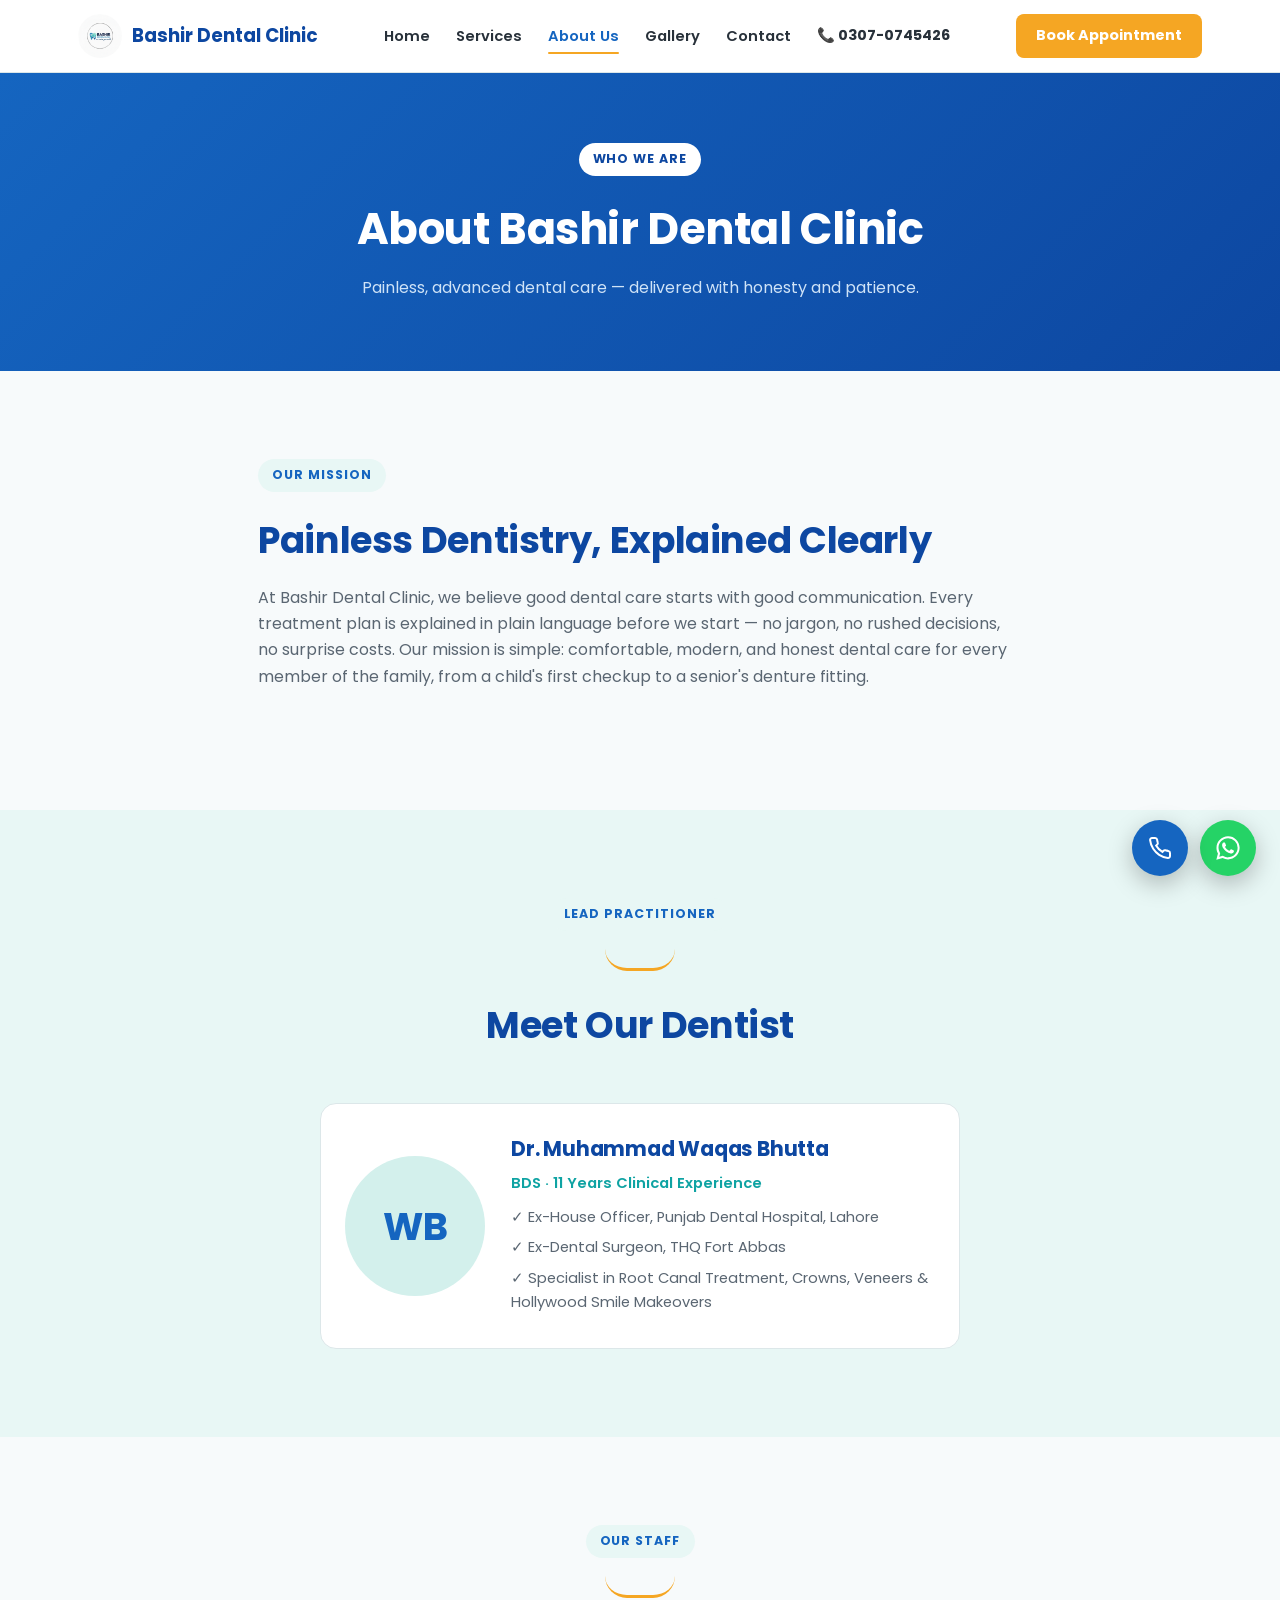
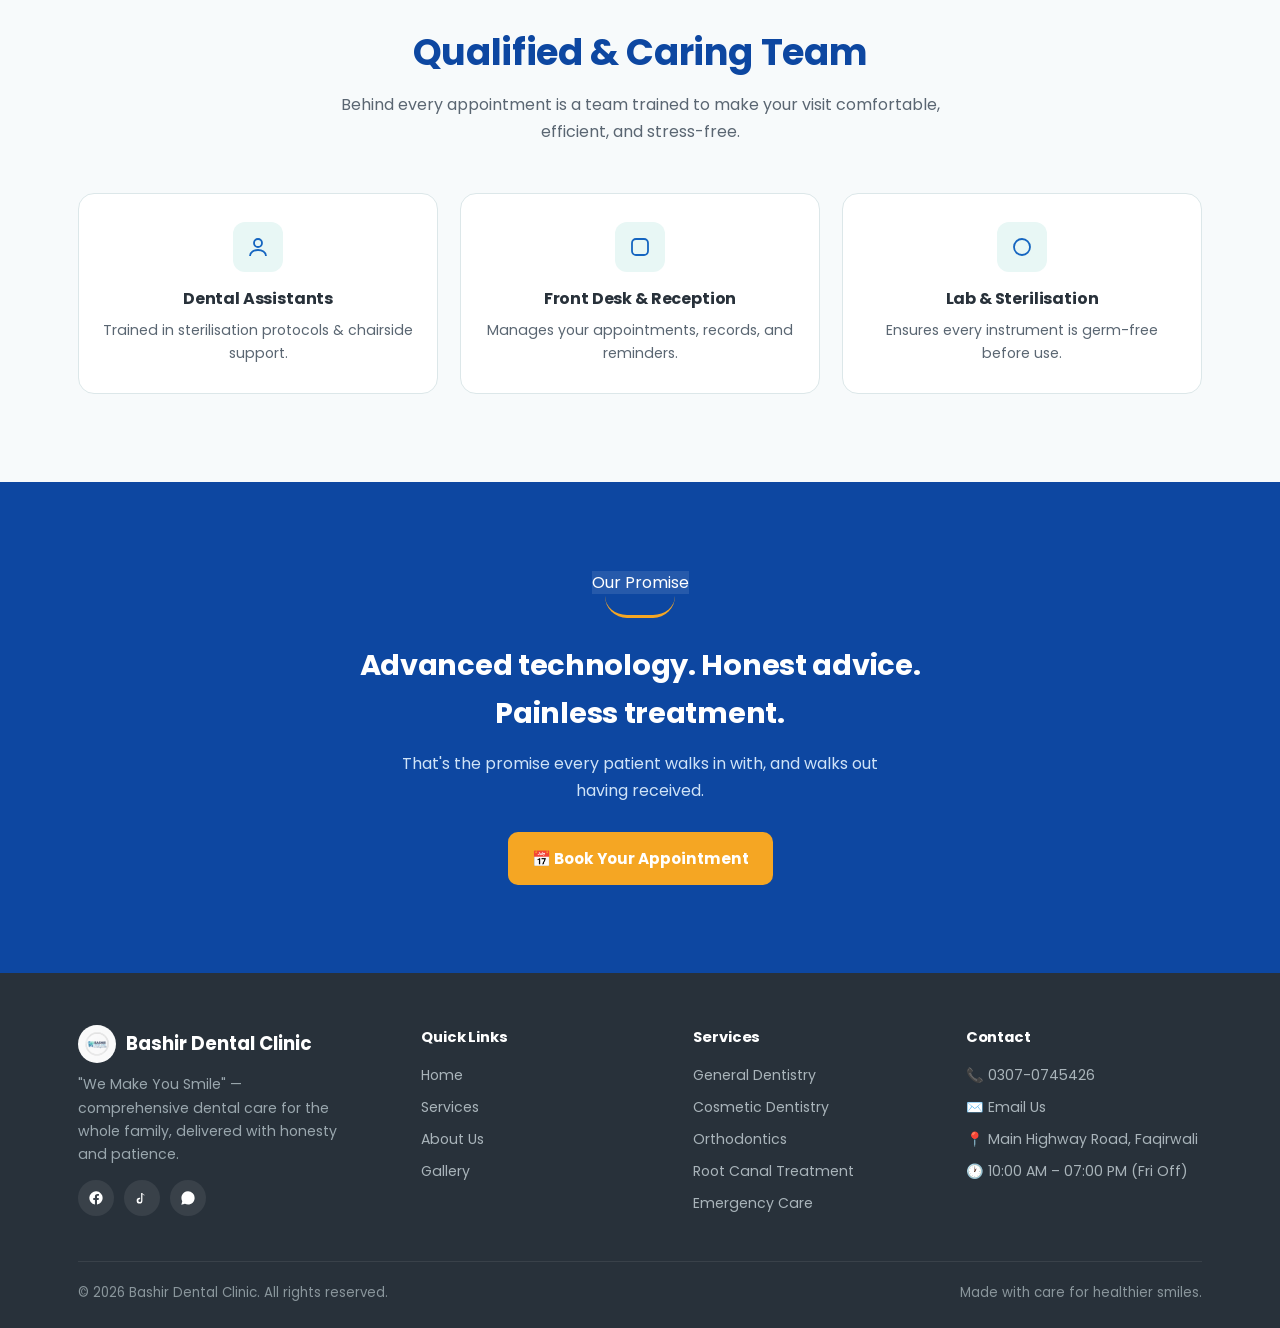
<file: about.html>
<!DOCTYPE html>
<html lang="en">
<head>
<meta charset="UTF-8">
<meta name="viewport" content="width=device-width, initial-scale=1.0">
<title>About Us — Bashir Dental Clinic</title>
<meta name="description" content="Meet the team at Bashir Dental Clinic, Faqirwali. Our mission is painless, advanced dental care for the whole family.">
<link rel="preconnect" href="https://fonts.googleapis.com">
<link href="https://fonts.googleapis.com/css2?family=Poppins:wght@400;500;600;700;800&display=swap" rel="stylesheet">
<link rel="stylesheet" href="style.css">
</head>
<body>

<header>
  <div class="nav">
    <a href="index.html" class="brand">
      <img src="[data-uri]" alt="Bashir Dental Clinic logo">
      Bashir Dental Clinic
    </a>
    <div class="nav-links" id="navLinks">
      <a href="index.html">Home</a>
      <a href="services.html">Services</a>
      <a href="about.html">About Us</a>
      <a href="gallery.html">Gallery</a>
      <a href="contact.html">Contact</a>
      <a href="tel:+923070745426" class="nav-call">📞 0307-0745426</a>
    </div>
    <a href="contact.html#booking" class="nav-cta">Book Appointment</a>
    <button class="nav-toggle" onclick="toggleNav()">☰</button>
  </div>
</header>

<section class="page-hero">
  <div class="wrap">
    <span class="eyebrow">Who We Are</span>
    <h1>About Bashir Dental Clinic</h1>
    <p>Painless, advanced dental care &mdash; delivered with honesty and patience.</p>
  </div>
</section>

<section>
  <div class="wrap" style="max-width:820px;">
    <div class="section-head" style="text-align:left;max-width:100%;margin-bottom:32px;">
      <span class="eyebrow">Our Mission</span>
      <h2>Painless Dentistry, Explained Clearly</h2>
      <p style="margin-top:14px;">At Bashir Dental Clinic, we believe good dental care starts with good communication. Every treatment plan is explained in plain language before we start &mdash; no jargon, no rushed decisions, no surprise costs. Our mission is simple: comfortable, modern, and honest dental care for every member of the family, from a child's first checkup to a senior's denture fitting.</p>
    </div>
  </div>
</section>

<section style="background:var(--mint);">
  <div class="wrap">
    <div class="section-head">
      <span class="eyebrow">Lead Practitioner</span>
      <div class="smile-arc"></div>
      <h2>Meet Our Dentist</h2>
    </div>
    <div class="card" style="max-width:640px;margin:0 auto;display:grid;grid-template-columns:140px 1fr;gap:26px;align-items:center;">
      <div style="width:140px;height:140px;border-radius:50%;background:var(--mint-2);display:flex;align-items:center;justify-content:center;color:var(--blue);font-weight:700;font-size:2.4rem;">WB</div>
      <div>
        <h3 style="color:var(--blue-dark);font-size:1.3rem;">Dr. Muhammad Waqas Bhutta</h3>
        <p style="color:var(--teal);font-weight:600;font-size:0.92rem;margin:4px 0 10px;">BDS &middot; 11 Years Clinical Experience</p>
        <ul style="list-style:none;font-size:0.92rem;color:var(--grey-mid);">
          <li style="margin-bottom:6px;">✓ Ex-House Officer, Punjab Dental Hospital, Lahore</li>
          <li style="margin-bottom:6px;">✓ Ex-Dental Surgeon, THQ Fort Abbas</li>
          <li style="margin-bottom:6px;">✓ Specialist in Root Canal Treatment, Crowns, Veneers &amp; Hollywood Smile Makeovers</li>
        </ul>
      </div>
    </div>
  </div>
</section>

<section>
  <div class="wrap">
    <div class="section-head">
      <span class="eyebrow">Our Staff</span>
      <div class="smile-arc"></div>
      <h2>Qualified &amp; Caring Team</h2>
      <p>Behind every appointment is a team trained to make your visit comfortable, efficient, and stress-free.</p>
    </div>
    <div style="display:grid;grid-template-columns:repeat(3,1fr);gap:22px;">
      <div class="card" style="text-align:center;">
        <div class="icon-box" style="margin:0 auto 14px;"><svg width="24" height="24" viewBox="0 0 24 24" fill="none"><circle cx="12" cy="8" r="4" stroke="currentColor" stroke-width="1.8"/><path d="M4 21c0-4 4-6 8-6s8 2 8 6" stroke="currentColor" stroke-width="1.8"/></svg></div>
        <h4>Dental Assistants</h4>
        <p style="font-size:0.88rem;color:var(--grey-mid);margin-top:6px;">Trained in sterilisation protocols &amp; chairside support.</p>
      </div>
      <div class="card" style="text-align:center;">
        <div class="icon-box" style="margin:0 auto 14px;"><svg width="24" height="24" viewBox="0 0 24 24" fill="none"><rect x="4" y="4" width="16" height="16" rx="4" stroke="currentColor" stroke-width="1.8"/></svg></div>
        <h4>Front Desk &amp; Reception</h4>
        <p style="font-size:0.88rem;color:var(--grey-mid);margin-top:6px;">Manages your appointments, records, and reminders.</p>
      </div>
      <div class="card" style="text-align:center;">
        <div class="icon-box" style="margin:0 auto 14px;"><svg width="24" height="24" viewBox="0 0 24 24" fill="none"><path d="M4 12a8 8 0 1 1 16 0 8 8 0 0 1-16 0Z" stroke="currentColor" stroke-width="1.8"/></svg></div>
        <h4>Lab &amp; Sterilisation</h4>
        <p style="font-size:0.88rem;color:var(--grey-mid);margin-top:6px;">Ensures every instrument is germ-free before use.</p>
      </div>
    </div>
  </div>
</section>

<section style="background:var(--blue-dark);color:#fff;">
  <div class="wrap" style="text-align:center;">
    <span class="eyebrow" style="background:rgba(255,255,255,0.1);color:#fff;">Our Promise</span>
    <div class="smile-arc"></div>
    <h2 style="color:#fff;font-size:1.8rem;max-width:600px;margin:0 auto 14px;">Advanced technology. Honest advice. Painless treatment.</h2>
    <p style="color:#cfe3f7;max-width:520px;margin:0 auto 28px;">That's the promise every patient walks in with, and walks out having received.</p>
    <a href="contact.html#booking" class="btn btn-primary">📅 Book Your Appointment</a>
  </div>
</section>

<footer>
  <div class="wrap">
    <div class="footer-grid">
      <div>
        <div class="brand">
          <img src="[data-uri]" alt="Bashir Dental Clinic logo" style="width:38px;height:38px;">
          Bashir Dental Clinic
        </div>
        <p class="tag">"We Make You Smile" &mdash; comprehensive dental care for the whole family, delivered with honesty and patience.</p>
        <div class="social-icons">
          <a href="https://www.facebook.com/share/1KTYUJhgrw/" target="_blank" aria-label="Facebook">
            <svg width="16" height="16" viewBox="0 0 24 24" fill="#fff"><path d="M22 12a10 10 0 1 0-11.6 9.9v-7H7.9V12h2.5V9.8c0-2.5 1.5-3.9 3.8-3.9 1.1 0 2.2.2 2.2.2v2.5h-1.3c-1.2 0-1.6.8-1.6 1.6V12h2.8l-.4 2.9h-2.4v7A10 10 0 0 0 22 12Z"/></svg>
          </a>
          <a href="https://www.tiktok.com/@bashir.dental.clinic" target="_blank" aria-label="TikTok">
            <svg width="16" height="16" viewBox="0 0 24 24" fill="#fff"><path d="M16 8.2c-1.7 0-3-1.03-3.4-2.5V16a4.3 4.3 0 1 1-4.3-4.3c.3 0 .6.02.9.07v2.2a2.1 2.1 0 1 0 1.5 2v-11.4h2c.15 1.4 1.35 2.5 2.8 2.6v1.6Z"/></svg>
          </a>
          <a href="https://wa.me/923070745426" target="_blank" aria-label="WhatsApp">
            <svg width="16" height="16" viewBox="0 0 24 24" fill="#fff"><path d="M12.04 2C6.58 2 2.13 6.45 2.13 11.91c0 1.75.46 3.39 1.26 4.81L2 22l5.42-1.36a9.9 9.9 0 0 0 4.62 1.14h.01c5.46 0 9.91-4.45 9.91-9.91 0-2.65-1.03-5.14-2.9-7.01A9.87 9.87 0 0 0 12.04 2Z"/></svg>
          </a>
        </div>
      </div>
      <div>
        <h4>Quick Links</h4>
        <ul>
          <li><a href="index.html">Home</a></li>
          <li><a href="services.html">Services</a></li>
          <li><a href="about.html">About Us</a></li>
          <li><a href="gallery.html">Gallery</a></li>
        </ul>
      </div>
      <div>
        <h4>Services</h4>
        <ul>
          <li><a href="services.html">General Dentistry</a></li>
          <li><a href="services.html">Cosmetic Dentistry</a></li>
          <li><a href="services.html">Orthodontics</a></li>
          <li><a href="services.html">Root Canal Treatment</a></li>
          <li><a href="services.html">Emergency Care</a></li>
        </ul>
      </div>
      <div>
        <h4>Contact</h4>
        <ul>
          <li><a href="tel:+923070745426">📞 0307-0745426</a></li>
          <li><a href="mailto:bashirdentalclinic1426@gmail.com">✉️ Email Us</a></li>
          <li>📍 Main Highway Road, Faqirwali</li>
          <li>🕐 10:00 AM &ndash; 07:00 PM (Fri Off)</li>
        </ul>
      </div>
    </div>
    <div class="footer-bottom">
      <span>&copy; 2026 Bashir Dental Clinic. All rights reserved.</span>
      <span>Made with care for healthier smiles.</span>
    </div>
  </div>
</footer>

<a href="https://wa.me/923070745426" target="_blank" class="fab fab-whatsapp" aria-label="Chat on WhatsApp">
  <svg width="28" height="28" viewBox="0 0 24 24" fill="#fff"><path d="M12.04 2C6.58 2 2.13 6.45 2.13 11.91c0 1.75.46 3.39 1.26 4.81L2 22l5.42-1.36a9.9 9.9 0 0 0 4.62 1.14h.01c5.46 0 9.91-4.45 9.91-9.91 0-2.65-1.03-5.14-2.9-7.01A9.87 9.87 0 0 0 12.04 2Zm0 18.05h-.01a8.15 8.15 0 0 1-4.15-1.14l-.3-.18-3.09.81.83-3.02-.2-.31a8.14 8.14 0 0 1-1.25-4.4c0-4.51 3.67-8.18 8.19-8.18a8.13 8.13 0 0 1 5.79 2.4 8.11 8.11 0 0 1 2.4 5.79c0 4.51-3.68 8.19-8.21 8.19Zm4.49-6.13c-.25-.12-1.46-.72-1.69-.8-.23-.08-.39-.12-.56.12-.16.25-.64.8-.78.96-.14.16-.29.18-.53.06-.25-.12-1.05-.39-2-1.23a7.5 7.5 0 0 1-1.38-1.72c-.15-.25-.02-.38.11-.5.11-.11.25-.29.37-.43.12-.15.16-.25.24-.41.08-.17.04-.31-.02-.43-.06-.12-.56-1.36-.77-1.86-.2-.48-.41-.42-.56-.42-.14-.01-.31-.01-.48-.01-.16 0-.43.06-.66.31-.22.25-.87.85-.87 2.08 0 1.22.89 2.4 1.01 2.57.13.16 1.76 2.69 4.27 3.77.6.26 1.06.41 1.43.53.6.19 1.14.16 1.57.1.48-.07 1.46-.6 1.67-1.18.2-.58.2-1.07.14-1.18-.06-.11-.22-.17-.47-.29Z"/></svg>
</a>
<a href="tel:+923070745426" class="fab fab-call" aria-label="Call clinic">
  <svg width="24" height="24" viewBox="0 0 24 24" fill="none"><path d="M22 16.9v3a2 2 0 0 1-2.2 2 19.8 19.8 0 0 1-8.6-3.1 19.5 19.5 0 0 1-6-6 19.8 19.8 0 0 1-3.1-8.6A2 2 0 0 1 4.1 2h3a2 2 0 0 1 2 1.7c.1.9.3 1.8.6 2.7a2 2 0 0 1-.4 2.1L8.1 9.6a16 16 0 0 0 6.3 6.3l1.1-1.2a2 2 0 0 1 2.1-.4c.9.3 1.8.5 2.7.6a2 2 0 0 1 1.7 2Z" stroke="#fff" stroke-width="2"/></svg>
</a>

<script src="script.js"></script>
</body>
</html>
</file>
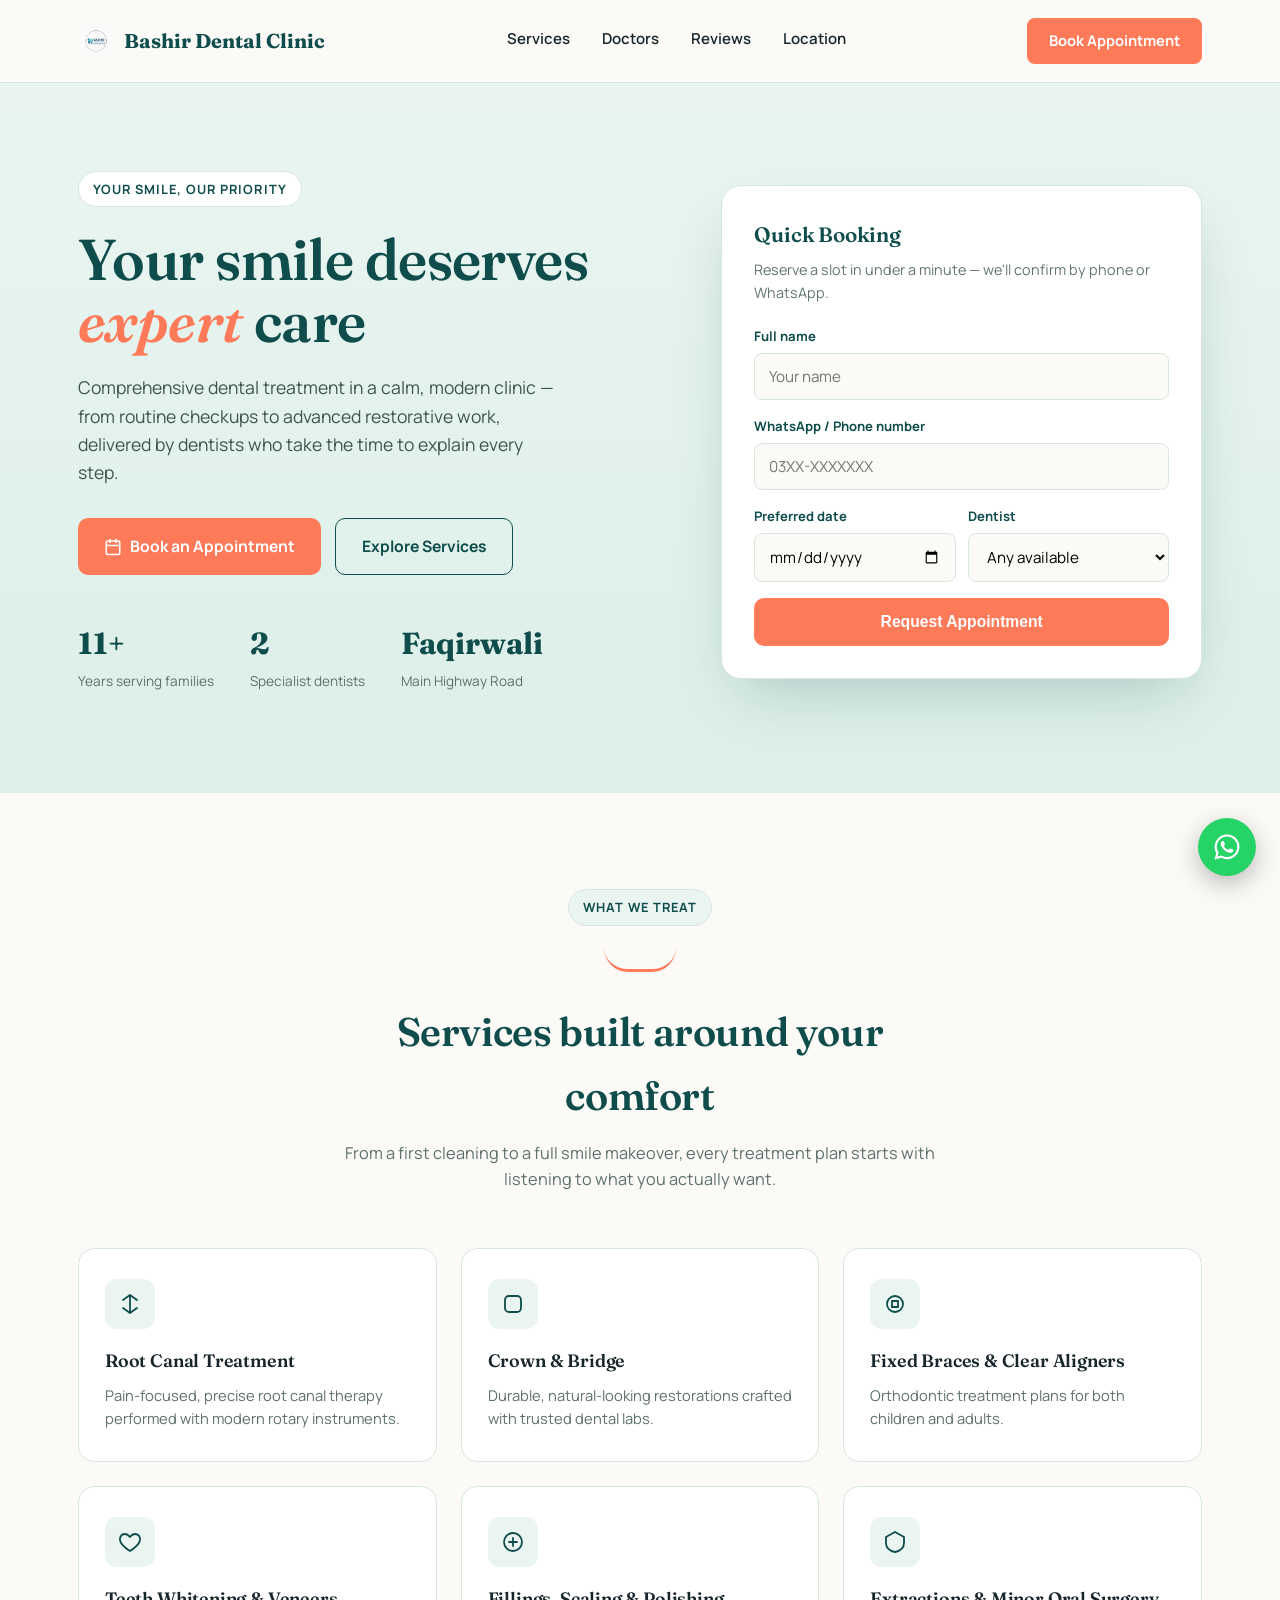
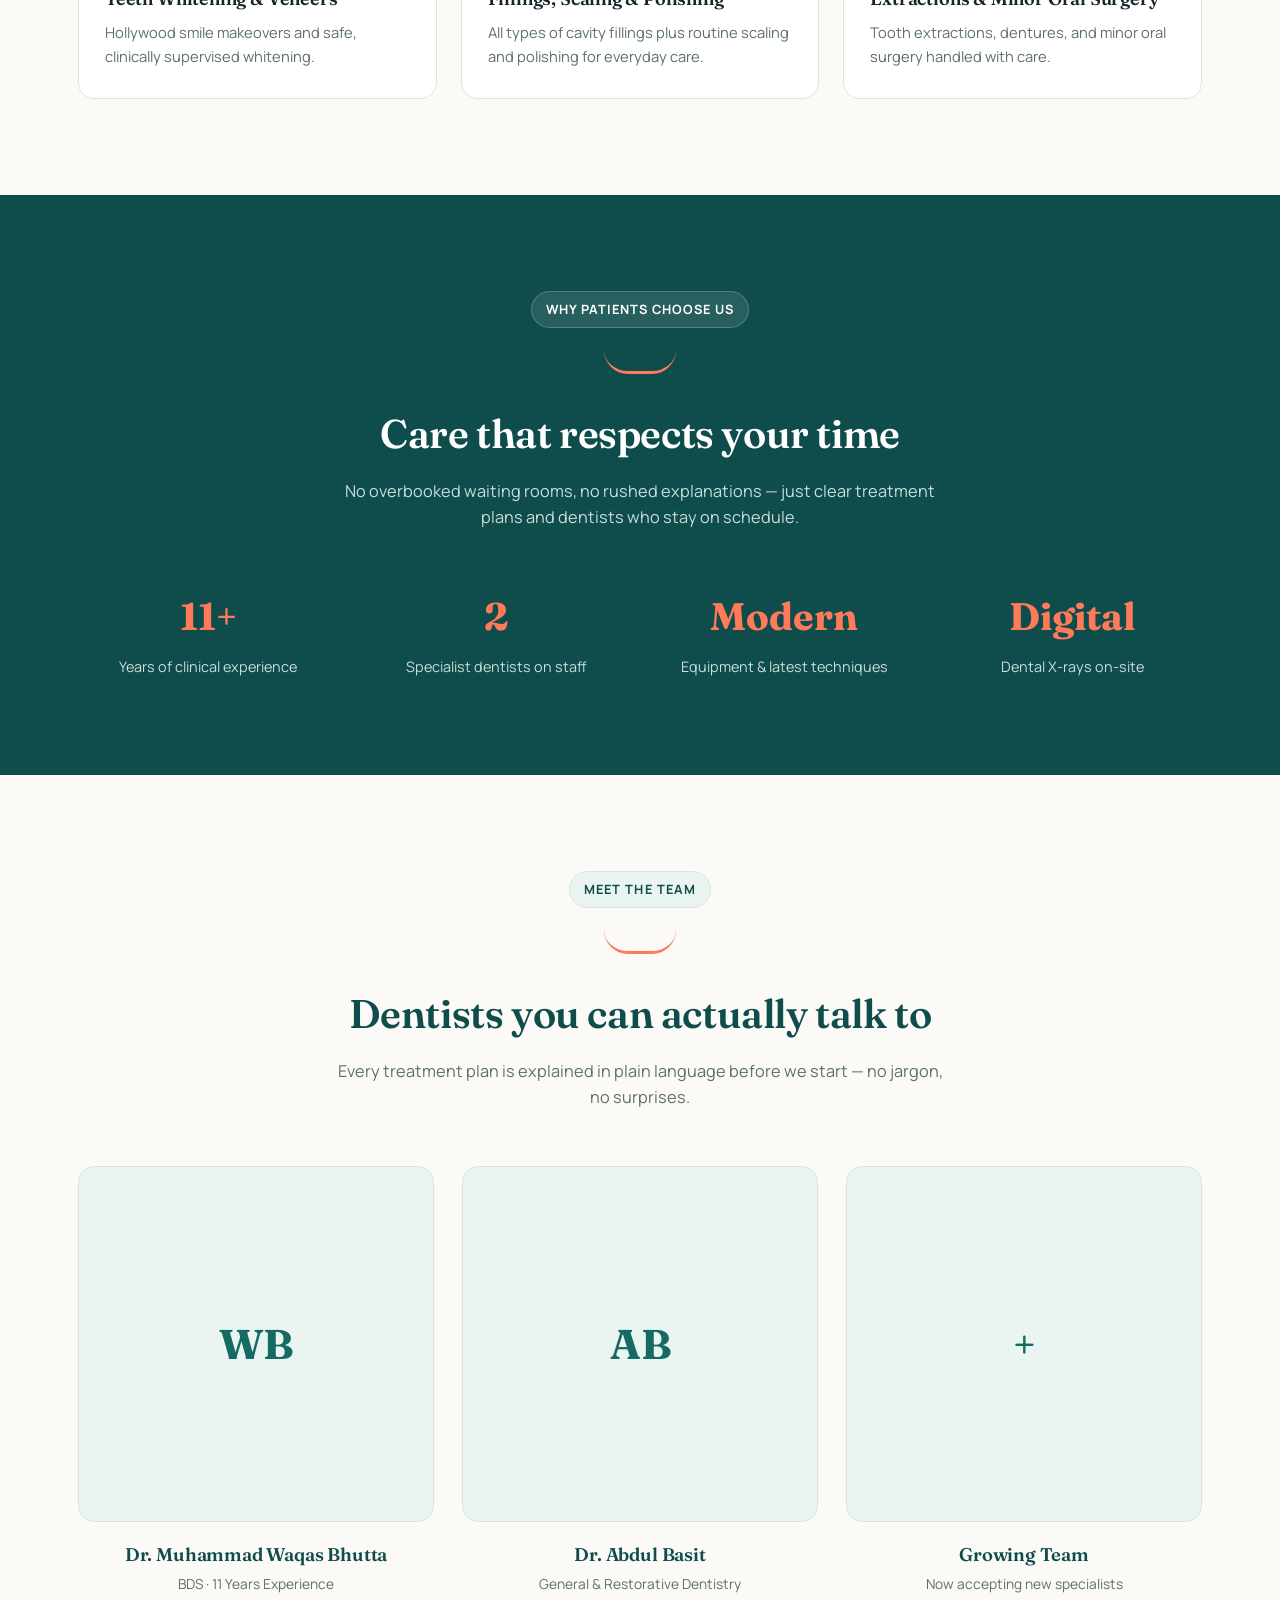
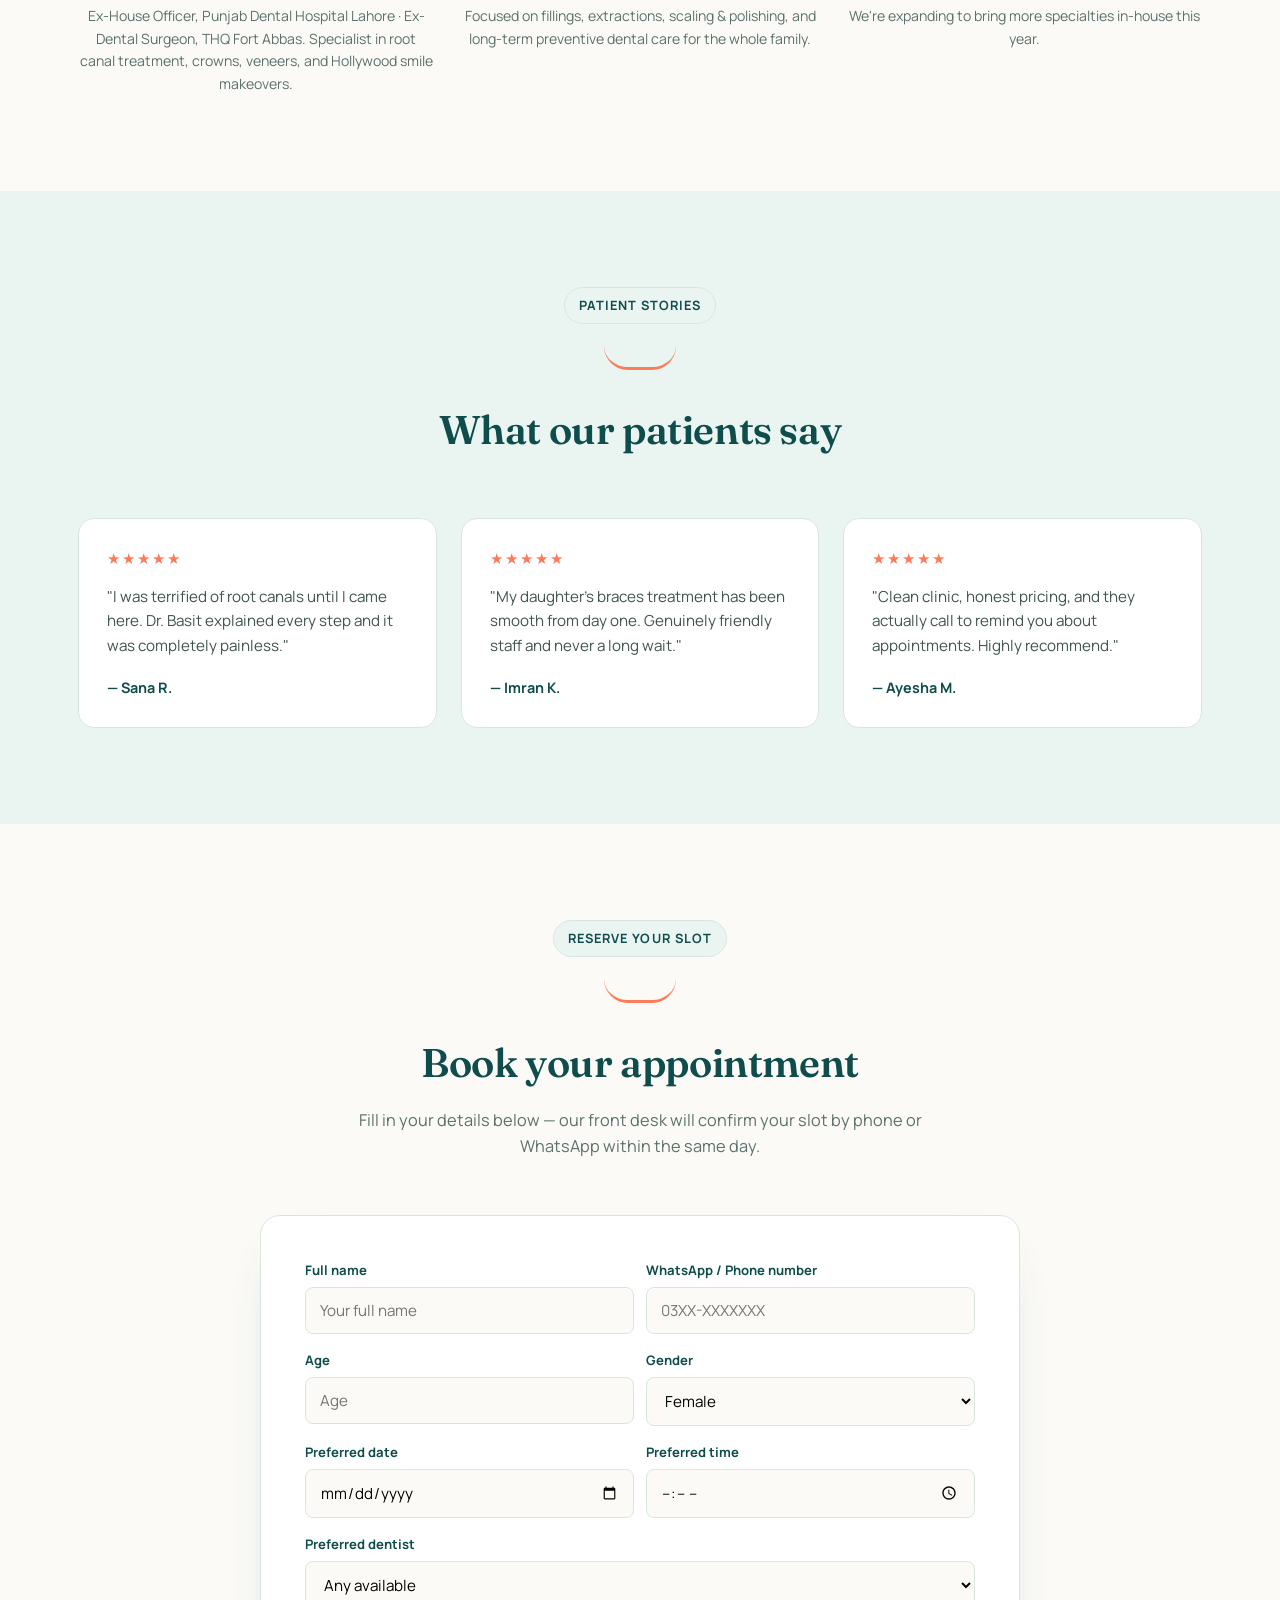
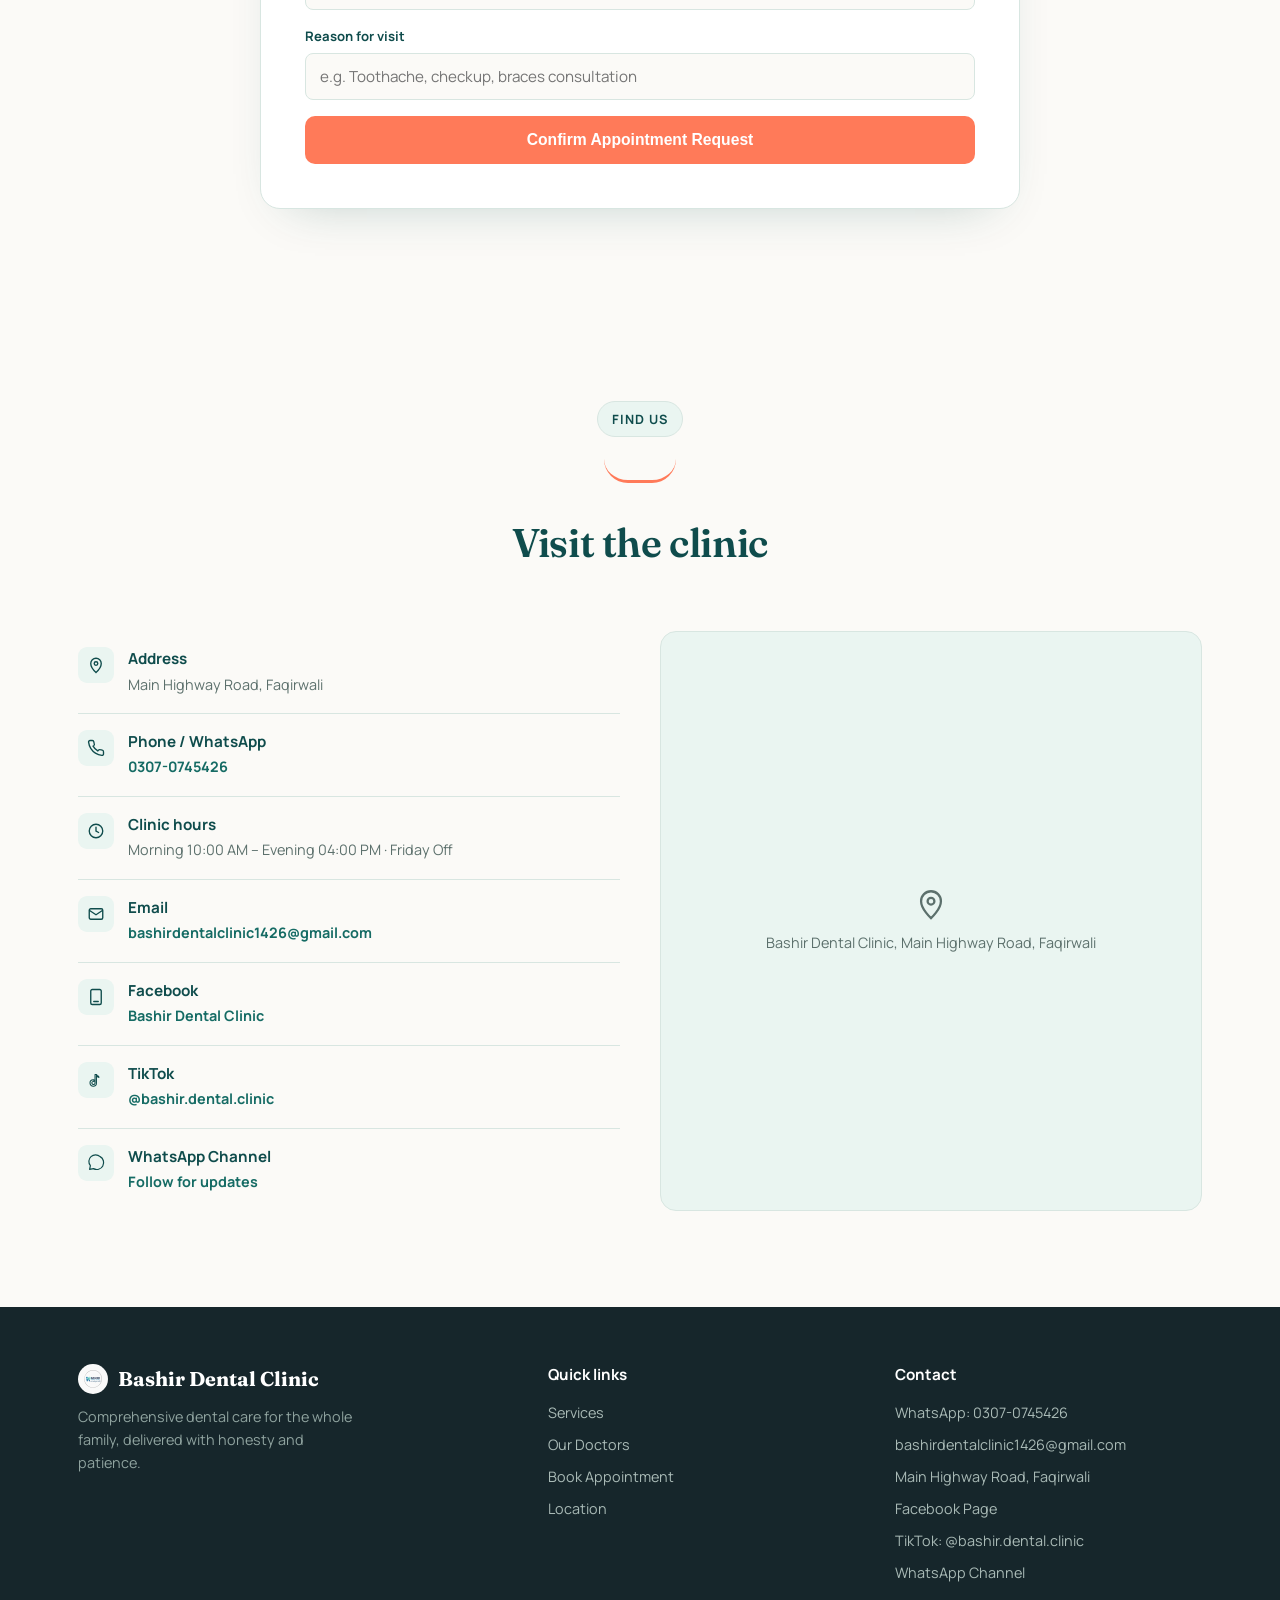
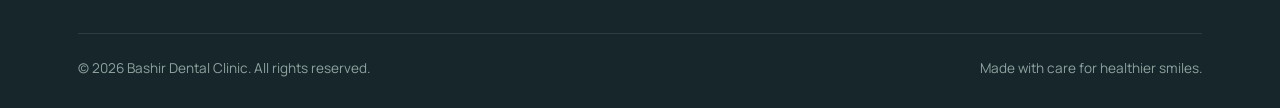
<file: bashir-dental-clinic-website.html>
<!DOCTYPE html>
<html lang="en">
<head>
<meta charset="UTF-8">
<meta name="viewport" content="width=device-width, initial-scale=1.0">
<title>Bashir Dental Clinic — Book Your Appointment</title>
<link rel="preconnect" href="https://fonts.googleapis.com">
<link href="https://fonts.googleapis.com/css2?family=Fraunces:opsz,wght@9..144,500;9..144,600;9..144,700&family=Manrope:wght@400;500;600;700;800&display=swap" rel="stylesheet">
<style>
  :root{
    --teal-deep:#0F4C4C;
    --teal-mid:#156B64;
    --mint:#EAF5F1;
    --mint-2:#DCEFE8;
    --coral:#FF7A59;
    --coral-dark:#E85F3D;
    --navy:#16262B;
    --paper:#FBFAF7;
    --line:#D8E6E1;
  }
  *{margin:0;padding:0;box-sizing:border-box;}
  html{scroll-behavior:smooth;}
  body{
    font-family:'Manrope',sans-serif;
    color:var(--navy);
    background:var(--paper);
    line-height:1.6;
    -webkit-font-smoothing:antialiased;
  }
  h1,h2,h3,.display{
    font-family:'Fraunces',serif;
    font-weight:600;
    letter-spacing:-0.01em;
  }
  a{color:inherit;text-decoration:none;}
  img{max-width:100%;display:block;}
  .wrap{max-width:1180px;margin:0 auto;padding:0 28px;}
  section{padding:96px 0;}
  @media(max-width:768px){ section{padding:64px 0;} }

  /* ---- signature smile-arc divider ---- */
  .smile-arc{
    width:72px;height:24px;margin:0 auto 28px;
    border-bottom:3px solid var(--coral);
    border-radius:0 0 100px 100px;
  }
  .smile-arc.left{margin:0 0 20px;}

  /* ---- nav ---- */
  header{
    position:sticky;top:0;z-index:50;
    background:rgba(251,250,247,0.92);
    backdrop-filter:blur(8px);
    border-bottom:1px solid var(--line);
  }
  .nav{
    display:flex;align-items:center;justify-content:space-between;
    padding:18px 28px;max-width:1180px;margin:0 auto;
  }
  .brand{display:flex;align-items:center;gap:10px;font-family:'Fraunces',serif;font-weight:700;font-size:1.25rem;color:var(--teal-deep);}
  .brand svg{width:30px;height:30px;flex-shrink:0;}
  .nav-links{display:flex;gap:32px;font-weight:600;font-size:0.94rem;}
  .nav-links a{position:relative;padding-bottom:4px;color:var(--navy);}
  .nav-links a:hover{color:var(--teal-deep);}
  .nav-links a::after{
    content:'';position:absolute;left:0;bottom:0;width:0;height:2px;
    background:var(--coral);border-radius:0 0 6px 6px;transition:width .25s ease;
  }
  .nav-links a:hover::after{width:100%;}
  .nav-cta{
    background:var(--coral);color:#fff;padding:11px 22px;border-radius:8px;
    font-weight:700;font-size:0.92rem;transition:background .2s;
  }
  .nav-cta:hover{background:var(--coral-dark);}
  .nav-toggle{display:none;background:none;border:none;cursor:pointer;}
  @media(max-width:860px){
    .nav-links{display:none;}
    .nav-toggle{display:block;}
  }

  /* ---- hero ---- */
  .hero{
    background:linear-gradient(180deg,var(--mint) 0%, var(--mint-2) 100%);
    padding:88px 0 100px;position:relative;overflow:hidden;
  }
  .hero-grid{
    display:grid;grid-template-columns:1.1fr 0.9fr;gap:56px;align-items:center;
  }
  @media(max-width:920px){ .hero-grid{grid-template-columns:1fr;} }
  .eyebrow{
    display:inline-block;font-size:0.8rem;font-weight:700;letter-spacing:0.08em;
    text-transform:uppercase;color:var(--teal-deep);background:#fff;
    padding:7px 14px;border-radius:100px;margin-bottom:22px;border:1px solid var(--line);
  }
  .hero h1{font-size:clamp(2.3rem,4.6vw,3.6rem);line-height:1.08;color:var(--teal-deep);margin-bottom:20px;}
  .hero h1 em{font-style:italic;color:var(--coral);}
  .hero p.lead{font-size:1.1rem;color:#3c5450;max-width:480px;margin-bottom:32px;}
  .btn-row{display:flex;gap:14px;flex-wrap:wrap;}
  .btn{
    display:inline-flex;align-items:center;gap:8px;padding:15px 26px;border-radius:10px;
    font-weight:700;font-size:0.98rem;transition:all .2s;border:none;cursor:pointer;
  }
  .btn-primary{background:var(--coral);color:#fff;}
  .btn-primary:hover{background:var(--coral-dark);transform:translateY(-1px);}
  .btn-outline{background:transparent;border:1.5px solid var(--teal-deep);color:var(--teal-deep);}
  .btn-outline:hover{background:var(--teal-deep);color:#fff;}
  .hero-stats{display:flex;gap:36px;margin-top:44px;flex-wrap:wrap;}
  .hero-stats div strong{display:block;font-family:'Fraunces',serif;font-size:1.9rem;color:var(--teal-deep);}
  .hero-stats div span{font-size:0.85rem;color:#5c706c;}

  .hero-card{
    background:#fff;border-radius:20px;padding:32px;box-shadow:0 24px 60px -20px rgba(15,76,76,0.28);
    border:1px solid var(--line);
  }
  .hero-card h3{font-size:1.3rem;color:var(--teal-deep);margin-bottom:6px;}
  .hero-card p.sub{font-size:0.9rem;color:#617672;margin-bottom:22px;}
  .field{margin-bottom:16px;}
  .field label{display:block;font-size:0.82rem;font-weight:700;color:var(--teal-deep);margin-bottom:6px;}
  .field input, .field select{
    width:100%;padding:12px 14px;border:1.5px solid var(--line);border-radius:8px;
    font-family:inherit;font-size:0.95rem;background:var(--paper);
  }
  .field input:focus, .field select:focus{outline:2px solid var(--teal-mid);outline-offset:1px;border-color:var(--teal-mid);}
  .field-row{display:grid;grid-template-columns:1fr 1fr;gap:12px;}

  /* ---- services ---- */
  .section-head{text-align:center;max-width:620px;margin:0 auto 56px;}
  .section-head .eyebrow{background:var(--mint);}
  .section-head h2{font-size:clamp(1.8rem,3.4vw,2.5rem);color:var(--teal-deep);}
  .section-head p{color:#5c706c;margin-top:12px;font-size:1.02rem;}

  .services-grid{display:grid;grid-template-columns:repeat(3,1fr);gap:24px;}
  @media(max-width:860px){ .services-grid{grid-template-columns:repeat(2,1fr);} }
  @media(max-width:560px){ .services-grid{grid-template-columns:1fr;} }
  .service-card{
    background:#fff;border:1px solid var(--line);border-radius:16px;padding:30px 26px;
    transition:transform .2s, box-shadow .2s;
  }
  .service-card:hover{transform:translateY(-4px);box-shadow:0 16px 40px -18px rgba(15,76,76,0.25);}
  .service-icon{
    width:50px;height:50px;border-radius:12px;background:var(--mint);
    display:flex;align-items:center;justify-content:center;margin-bottom:18px;color:var(--teal-deep);
  }
  .service-card h3{font-size:1.12rem;margin-bottom:8px;color:var(--navy);}
  .service-card p{font-size:0.92rem;color:#5c706c;}

  /* ---- why choose ---- */
  .why{background:var(--teal-deep);color:#fff;}
  .why .section-head p{color:#c9ded9;}
  .why .section-head .eyebrow{background:rgba(255,255,255,0.1);color:#fff;border-color:rgba(255,255,255,0.2);}
  .why-grid{display:grid;grid-template-columns:repeat(4,1fr);gap:28px;text-align:center;}
  @media(max-width:860px){ .why-grid{grid-template-columns:repeat(2,1fr);} }
  .why-grid strong{display:block;font-family:'Fraunces',serif;font-size:2.4rem;color:var(--coral);margin-bottom:6px;}
  .why-grid span{font-size:0.9rem;color:#c9ded9;}

  /* ---- doctors ---- */
  .doctors-grid{display:grid;grid-template-columns:repeat(3,1fr);gap:28px;}
  @media(max-width:860px){ .doctors-grid{grid-template-columns:1fr;max-width:420px;margin:0 auto;} }
  .doctor-card{text-align:center;}
  .doctor-photo{
    width:100%;aspect-ratio:1;border-radius:16px;background:var(--mint);
    display:flex;align-items:center;justify-content:center;margin-bottom:18px;
    color:var(--teal-mid);font-family:'Fraunces',serif;font-size:2.6rem;font-weight:700;
    border:1px solid var(--line);
  }
  .doctor-card h3{font-size:1.15rem;color:var(--teal-deep);}
  .doctor-card span{display:block;font-size:0.86rem;color:#5c706c;margin:4px 0 10px;}
  .doctor-card p{font-size:0.88rem;color:#5c706c;}

  /* ---- testimonials ---- */
  .testimonials{background:var(--mint);}
  .test-grid{display:grid;grid-template-columns:repeat(3,1fr);gap:24px;}
  @media(max-width:860px){ .test-grid{grid-template-columns:1fr;max-width:480px;margin:0 auto;} }
  .test-card{background:#fff;border-radius:16px;padding:28px;border:1px solid var(--line);}
  .stars{color:var(--coral);margin-bottom:14px;font-size:0.95rem;letter-spacing:2px;}
  .test-card p{font-size:0.95rem;color:#41544f;margin-bottom:18px;}
  .test-name{font-weight:700;font-size:0.9rem;color:var(--teal-deep);}

  /* ---- booking ---- */
  .booking{background:var(--paper);}
  .booking-panel{
    max-width:760px;margin:0 auto;background:#fff;border:1px solid var(--line);
    border-radius:20px;padding:44px;box-shadow:0 20px 50px -30px rgba(15,76,76,0.3);
  }
  @media(max-width:600px){ .booking-panel{padding:28px 22px;} }
  .booking-panel .field-row{grid-template-columns:1fr 1fr;}
  @media(max-width:560px){ .booking-panel .field-row{grid-template-columns:1fr;} }
  #bookStatus{margin-top:16px;font-size:0.92rem;font-weight:600;display:none;padding:12px 16px;border-radius:8px;}
  #bookStatus.ok{display:block;background:#e4f6ec;color:#1c6b3d;}
  #bookStatus.err{display:block;background:#fdecea;color:#a33;}

  /* ---- location ---- */
  .location-grid{display:grid;grid-template-columns:1fr 1fr;gap:40px;align-items:start;}
  @media(max-width:860px){ .location-grid{grid-template-columns:1fr;} }
  .info-list{list-style:none;}
  .info-list li{
    display:flex;gap:14px;padding:16px 0;border-bottom:1px solid var(--line);
  }
  .info-list li:last-child{border-bottom:none;}
  .info-ico{width:36px;height:36px;border-radius:9px;background:var(--mint);flex-shrink:0;
    display:flex;align-items:center;justify-content:center;color:var(--teal-deep);}
  .info-list strong{display:block;font-size:0.95rem;color:var(--teal-deep);}
  .info-list span{font-size:0.9rem;color:#5c706c;}
  .map-box{
    height:100%;min-height:280px;border-radius:16px;background:var(--mint);
    border:1px solid var(--line);display:flex;align-items:center;justify-content:center;
    color:#5c706c;font-size:0.9rem;flex-direction:column;gap:10px;
  }

  /* ---- footer ---- */
  footer{background:var(--navy);color:#c9d6d3;padding:56px 0 28px;}
  .footer-grid{display:grid;grid-template-columns:1.4fr 1fr 1fr;gap:40px;margin-bottom:40px;}
  @media(max-width:700px){ .footer-grid{grid-template-columns:1fr;gap:28px;} }
  footer .brand{color:#fff;}
  footer p.tag{font-size:0.9rem;color:#8fa39f;margin-top:10px;max-width:280px;}
  footer h4{font-size:0.95rem;color:#fff;margin-bottom:14px;}
  footer ul{list-style:none;font-size:0.9rem;}
  footer ul li{margin-bottom:9px;color:#a9bab6;}
  footer ul li a:hover{color:var(--coral);}
  .footer-bottom{
    border-top:1px solid rgba(255,255,255,0.1);padding-top:24px;
    font-size:0.85rem;color:#8fa39f;display:flex;justify-content:space-between;flex-wrap:wrap;gap:10px;
  }

  ::selection{background:var(--coral);color:#fff;}
  :focus-visible{outline:2px solid var(--coral);outline-offset:2px;}
</style>
</head>
<body>

<header>
  <div class="nav">
    <div class="brand">
      <img src="[data-uri]" alt="Bashir Dental Clinic logo" style="width:36px;height:36px;border-radius:50%;object-fit:cover;">
      Bashir Dental Clinic
    </div>
    <nav class="nav-links">
      <a href="#services">Services</a>
      <a href="#doctors">Doctors</a>
      <a href="#testimonials">Reviews</a>
      <a href="#location">Location</a>
    </nav>
    <a href="#booking" class="nav-cta">Book Appointment</a>
  </div>
</header>

<section class="hero">
  <div class="wrap hero-grid">
    <div>
      <span class="eyebrow">Your Smile, Our Priority</span>
      <h1>Your smile deserves <em>expert</em> care</h1>
      <p class="lead">Comprehensive dental treatment in a calm, modern clinic — from routine checkups to advanced restorative work, delivered by dentists who take the time to explain every step.</p>
      <div class="btn-row">
        <a href="#booking" class="btn btn-primary">
          <svg width="18" height="18" viewBox="0 0 24 24" fill="none"><path d="M8 2v4M16 2v4M3 10h18M5 4h14a2 2 0 0 1 2 2v14a2 2 0 0 1-2 2H5a2 2 0 0 1-2-2V6a2 2 0 0 1 2-2Z" stroke="currentColor" stroke-width="2" stroke-linecap="round"/></svg>
          Book an Appointment
        </a>
        <a href="#services" class="btn btn-outline">Explore Services</a>
      </div>
      <div class="hero-stats">
        <div><strong>11+</strong><span>Years serving families</span></div>
        <div><strong>2</strong><span>Specialist dentists</span></div>
        <div><strong>Faqirwali</strong><span>Main Highway Road</span></div>
      </div>
    </div>

    <div class="hero-card">
      <h3>Quick Booking</h3>
      <p class="sub">Reserve a slot in under a minute — we'll confirm by phone or WhatsApp.</p>
      <form id="quickForm">
        <div class="field">
          <label for="qName">Full name</label>
          <input type="text" id="qName" required placeholder="Your name">
        </div>
        <div class="field">
          <label for="qPhone">WhatsApp / Phone number</label>
          <input type="tel" id="qPhone" required placeholder="03XX-XXXXXXX">
        </div>
        <div class="field-row">
          <div class="field">
            <label for="qDate">Preferred date</label>
            <input type="date" id="qDate" required>
          </div>
          <div class="field">
            <label for="qDentist">Dentist</label>
            <select id="qDentist">
              <option>Any available</option>
              <option>Dr. Muhammad Waqas Bhutta</option>
              <option>Dr. Abdul Basit</option>
            </select>
          </div>
        </div>
        <button type="submit" class="btn btn-primary" style="width:100%;justify-content:center;">Request Appointment</button>
      </form>
      <div id="bookStatus"></div>
    </div>
  </div>
</section>

<section id="services">
  <div class="wrap">
    <div class="section-head">
      <span class="eyebrow">What we treat</span>
      <div class="smile-arc"></div>
      <h2>Services built around your comfort</h2>
      <p>From a first cleaning to a full smile makeover, every treatment plan starts with listening to what you actually want.</p>
    </div>
    <div class="services-grid">
      <div class="service-card">
        <div class="service-icon"><svg width="24" height="24" viewBox="0 0 24 24" fill="none"><path d="M12 3v18M5 8l7-5 7 5M5 16l7 5 7-5" stroke="currentColor" stroke-width="1.8" stroke-linecap="round" stroke-linejoin="round"/></svg></div>
        <h3>Root Canal Treatment</h3>
        <p>Pain-focused, precise root canal therapy performed with modern rotary instruments.</p>
      </div>
      <div class="service-card">
        <div class="service-icon"><svg width="24" height="24" viewBox="0 0 24 24" fill="none"><rect x="4" y="4" width="16" height="16" rx="4" stroke="currentColor" stroke-width="1.8"/></svg></div>
        <h3>Crown &amp; Bridge</h3>
        <p>Durable, natural-looking restorations crafted with trusted dental labs.</p>
      </div>
      <div class="service-card">
        <div class="service-icon"><svg width="24" height="24" viewBox="0 0 24 24" fill="none"><path d="M4 12a8 8 0 1 1 16 0 8 8 0 0 1-16 0Z" stroke="currentColor" stroke-width="1.8"/><path d="M9 9h6v6H9z" stroke="currentColor" stroke-width="1.8"/></svg></div>
        <h3>Fixed Braces &amp; Clear Aligners</h3>
        <p>Orthodontic treatment plans for both children and adults.</p>
      </div>
      <div class="service-card">
        <div class="service-icon"><svg width="24" height="24" viewBox="0 0 24 24" fill="none"><path d="M12 21s-7-4.35-9.5-9C0.7 8 3 4 7 4c2 0 3.5 1 5 3 1.5-2 3-3 5-3 4 0 6.3 4 4.5 8-2.5 4.65-9.5 9-9.5 9Z" stroke="currentColor" stroke-width="1.8" stroke-linejoin="round"/></svg></div>
        <h3>Teeth Whitening &amp; Veneers</h3>
        <p>Hollywood smile makeovers and safe, clinically supervised whitening.</p>
      </div>
      <div class="service-card">
        <div class="service-icon"><svg width="24" height="24" viewBox="0 0 24 24" fill="none"><circle cx="12" cy="12" r="9" stroke="currentColor" stroke-width="1.8"/><path d="M8 12h8M12 8v8" stroke="currentColor" stroke-width="1.8" stroke-linecap="round"/></svg></div>
        <h3>Fillings, Scaling &amp; Polishing</h3>
        <p>All types of cavity fillings plus routine scaling and polishing for everyday care.</p>
      </div>
      <div class="service-card">
        <div class="service-icon"><svg width="24" height="24" viewBox="0 0 24 24" fill="none"><path d="M12 2 3 7v6c0 5 4 8 9 9 5-1 9-4 9-9V7l-9-5Z" stroke="currentColor" stroke-width="1.8" stroke-linejoin="round"/></svg></div>
        <h3>Extractions &amp; Minor Oral Surgery</h3>
        <p>Tooth extractions, dentures, and minor oral surgery handled with care.</p>
      </div>
    </div>
  </div>
</section>

<section class="why">
  <div class="wrap">
    <div class="section-head">
      <span class="eyebrow">Why patients choose us</span>
      <div class="smile-arc"></div>
      <h2 style="color:#fff;">Care that respects your time</h2>
      <p>No overbooked waiting rooms, no rushed explanations — just clear treatment plans and dentists who stay on schedule.</p>
    </div>
    <div class="why-grid">
      <div><strong>11+</strong><span>Years of clinical experience</span></div>
      <div><strong>2</strong><span>Specialist dentists on staff</span></div>
      <div><strong>Modern</strong><span>Equipment &amp; latest techniques</span></div>
      <div><strong>Digital</strong><span>Dental X-rays on-site</span></div>
    </div>
  </div>
</section>

<section id="doctors">
  <div class="wrap">
    <div class="section-head">
      <span class="eyebrow">Meet the team</span>
      <div class="smile-arc"></div>
      <h2>Dentists you can actually talk to</h2>
      <p>Every treatment plan is explained in plain language before we start — no jargon, no surprises.</p>
    </div>
    <div class="doctors-grid">
      <div class="doctor-card">
        <div class="doctor-photo">WB</div>
        <h3>Dr. Muhammad Waqas Bhutta</h3>
        <span>BDS &middot; 11 Years Experience</span>
        <p>Ex-House Officer, Punjab Dental Hospital Lahore &middot; Ex-Dental Surgeon, THQ Fort Abbas. Specialist in root canal treatment, crowns, veneers, and Hollywood smile makeovers.</p>
      </div>
      <div class="doctor-card">
        <div class="doctor-photo">AB</div>
        <h3>Dr. Abdul Basit</h3>
        <span>General &amp; Restorative Dentistry</span>
        <p>Focused on fillings, extractions, scaling &amp; polishing, and long-term preventive dental care for the whole family.</p>
      </div>
      <div class="doctor-card">
        <div class="doctor-photo">+</div>
        <h3>Growing Team</h3>
        <span>Now accepting new specialists</span>
        <p>We're expanding to bring more specialties in-house this year.</p>
      </div>
    </div>
  </div>
</section>

<section id="testimonials" class="testimonials">
  <div class="wrap">
    <div class="section-head">
      <span class="eyebrow">Patient stories</span>
      <div class="smile-arc"></div>
      <h2>What our patients say</h2>
    </div>
    <div class="test-grid">
      <div class="test-card">
        <div class="stars">★★★★★</div>
        <p>"I was terrified of root canals until I came here. Dr. Basit explained every step and it was completely painless."</p>
        <div class="test-name">— Sana R.</div>
      </div>
      <div class="test-card">
        <div class="stars">★★★★★</div>
        <p>"My daughter's braces treatment has been smooth from day one. Genuinely friendly staff and never a long wait."</p>
        <div class="test-name">— Imran K.</div>
      </div>
      <div class="test-card">
        <div class="stars">★★★★★</div>
        <p>"Clean clinic, honest pricing, and they actually call to remind you about appointments. Highly recommend."</p>
        <div class="test-name">— Ayesha M.</div>
      </div>
    </div>
  </div>
</section>

<section id="booking" class="booking">
  <div class="wrap">
    <div class="section-head">
      <span class="eyebrow">Reserve your slot</span>
      <div class="smile-arc"></div>
      <h2>Book your appointment</h2>
      <p>Fill in your details below — our front desk will confirm your slot by phone or WhatsApp within the same day.</p>
    </div>

    <div class="booking-panel">
      <form id="fullBookForm">
        <div class="field-row">
          <div class="field">
            <label for="fName">Full name</label>
            <input type="text" id="fName" required placeholder="Your full name">
          </div>
          <div class="field">
            <label for="fPhone">WhatsApp / Phone number</label>
            <input type="tel" id="fPhone" required placeholder="03XX-XXXXXXX">
          </div>
        </div>
        <div class="field-row">
          <div class="field">
            <label for="fAge">Age</label>
            <input type="number" id="fAge" min="0" placeholder="Age">
          </div>
          <div class="field">
            <label for="fGender">Gender</label>
            <select id="fGender">
              <option>Female</option>
              <option>Male</option>
              <option>Prefer not to say</option>
            </select>
          </div>
        </div>
        <div class="field-row">
          <div class="field">
            <label for="fDate">Preferred date</label>
            <input type="date" id="fDate" required>
          </div>
          <div class="field">
            <label for="fTime">Preferred time</label>
            <input type="time" id="fTime" required>
          </div>
        </div>
        <div class="field">
          <label for="fDentist">Preferred dentist</label>
          <select id="fDentist">
            <option>Any available</option>
            <option>Dr. Muhammad Waqas Bhutta</option>
            <option>Dr. Abdul Basit</option>
          </select>
        </div>
        <div class="field">
          <label for="fReason">Reason for visit</label>
          <input type="text" id="fReason" placeholder="e.g. Toothache, checkup, braces consultation">
        </div>
        <button type="submit" class="btn btn-primary" style="width:100%;justify-content:center;">Confirm Appointment Request</button>
      </form>
      <div id="fullBookStatus"></div>
    </div>
  </div>
</section>

<section id="location">
  <div class="wrap">
    <div class="section-head">
      <span class="eyebrow">Find us</span>
      <div class="smile-arc"></div>
      <h2>Visit the clinic</h2>
    </div>
    <div class="location-grid">
      <ul class="info-list">
        <li>
          <div class="info-ico"><svg width="18" height="18" viewBox="0 0 24 24" fill="none"><path d="M12 22s7-6.4 7-12A7 7 0 0 0 5 10c0 5.6 7 12 7 12Z" stroke="currentColor" stroke-width="1.8"/><circle cx="12" cy="10" r="2.4" stroke="currentColor" stroke-width="1.8"/></svg></div>
          <div><strong>Address</strong><span>Main Highway Road, Faqirwali</span></div>
        </li>
        <li>
          <div class="info-ico"><svg width="18" height="18" viewBox="0 0 24 24" fill="none"><path d="M22 16.9v3a2 2 0 0 1-2.2 2 19.8 19.8 0 0 1-8.6-3.1 19.5 19.5 0 0 1-6-6 19.8 19.8 0 0 1-3.1-8.6A2 2 0 0 1 4.1 2h3a2 2 0 0 1 2 1.7c.1.9.3 1.8.6 2.7a2 2 0 0 1-.4 2.1L8.1 9.6a16 16 0 0 0 6.3 6.3l1.1-1.2a2 2 0 0 1 2.1-.4c.9.3 1.8.5 2.7.6a2 2 0 0 1 1.7 2Z" stroke="currentColor" stroke-width="1.8"/></svg></div>
          <div><strong>Phone / WhatsApp</strong><span><a href="https://wa.me/923070745426" target="_blank" style="color:var(--teal-mid);font-weight:700;">0307-0745426</a></span></div>
        </li>
        <li>
          <div class="info-ico"><svg width="18" height="18" viewBox="0 0 24 24" fill="none"><circle cx="12" cy="12" r="9" stroke="currentColor" stroke-width="1.8"/><path d="M12 7v5l3.5 2" stroke="currentColor" stroke-width="1.8" stroke-linecap="round"/></svg></div>
          <div><strong>Clinic hours</strong><span>Morning 10:00 AM – Evening 04:00 PM &middot; Friday Off</span></div>
        </li>
        <li>
          <div class="info-ico"><svg width="18" height="18" viewBox="0 0 24 24" fill="none"><rect x="3" y="5" width="18" height="14" rx="2" stroke="currentColor" stroke-width="1.8"/><path d="M3 7l9 6 9-6" stroke="currentColor" stroke-width="1.8"/></svg></div>
          <div><strong>Email</strong><span><a href="mailto:bashirdentalclinic1426@gmail.com" style="color:var(--teal-mid);font-weight:700;">bashirdentalclinic1426@gmail.com</a></span></div>
        </li>
        <li>
          <div class="info-ico"><svg width="18" height="18" viewBox="0 0 24 24" fill="none"><path d="M17 2H7a2 2 0 0 0-2 2v16a2 2 0 0 0 2 2h10a2 2 0 0 0 2-2V4a2 2 0 0 0-2-2Z" stroke="currentColor" stroke-width="1.8"/><path d="M9 18h6" stroke="currentColor" stroke-width="1.8" stroke-linecap="round"/></svg></div>
          <div><strong>Facebook</strong><span><a href="https://www.facebook.com/share/1KTYUJhgrw/" target="_blank" style="color:var(--teal-mid);font-weight:700;">Bashir Dental Clinic</a></span></div>
        </li>
        <li>
          <div class="info-ico"><svg width="18" height="18" viewBox="0 0 24 24" fill="none"><path d="M16 8.2c-1.7 0-3-1.03-3.4-2.5V16a4.3 4.3 0 1 1-4.3-4.3c.3 0 .6.02.9.07v2.2a2.1 2.1 0 1 0 1.5 2v-11.4h2c.15 1.4 1.35 2.5 2.8 2.6v1.6Z" stroke="currentColor" stroke-width="1.4" stroke-linejoin="round"/></svg></div>
          <div><strong>TikTok</strong><span><a href="https://www.tiktok.com/@bashir.dental.clinic" target="_blank" style="color:var(--teal-mid);font-weight:700;">@bashir.dental.clinic</a></span></div>
        </li>
        <li>
          <div class="info-ico"><svg width="18" height="18" viewBox="0 0 24 24" fill="none"><path d="M17.5 3.5a8.9 8.9 0 0 0-13 12.1L3.5 20.5l5.1-1a8.9 8.9 0 0 0 8.9-16Z" stroke="currentColor" stroke-width="1.6" stroke-linejoin="round"/></svg></div>
          <div><strong>WhatsApp Channel</strong><span><a href="https://whatsapp.com/channel/0029VbCuzXQ0bIdldxfC1w1w" target="_blank" style="color:var(--teal-mid);font-weight:700;">Follow for updates</a></span></div>
        </li>
      </ul>
      <div class="map-box">
        <svg width="34" height="34" viewBox="0 0 24 24" fill="none"><path d="M12 22s7-6.4 7-12A7 7 0 0 0 5 10c0 5.6 7 12 7 12Z" stroke="currentColor" stroke-width="1.6"/><circle cx="12" cy="10" r="2.4" stroke="currentColor" stroke-width="1.6"/></svg>
        <span>Bashir Dental Clinic, Main Highway Road, Faqirwali</span>
      </div>
    </div>
  </div>
</section>

<footer>
  <div class="wrap">
    <div class="footer-grid">
      <div>
        <div class="brand">
          <img src="[data-uri]" alt="Bashir Dental Clinic logo" style="width:30px;height:30px;border-radius:50%;object-fit:cover;">
          Bashir Dental Clinic
        </div>
        <p class="tag">Comprehensive dental care for the whole family, delivered with honesty and patience.</p>
      </div>
      <div>
        <h4>Quick links</h4>
        <ul>
          <li><a href="#services">Services</a></li>
          <li><a href="#doctors">Our Doctors</a></li>
          <li><a href="#booking">Book Appointment</a></li>
          <li><a href="#location">Location</a></li>
        </ul>
      </div>
      <div>
        <h4>Contact</h4>
        <ul>
          <li><a href="https://wa.me/923070745426" target="_blank">WhatsApp: 0307-0745426</a></li>
          <li><a href="mailto:bashirdentalclinic1426@gmail.com">bashirdentalclinic1426@gmail.com</a></li>
          <li>Main Highway Road, Faqirwali</li>
          <li><a href="https://www.facebook.com/share/1KTYUJhgrw/" target="_blank">Facebook Page</a></li>
          <li><a href="https://www.tiktok.com/@bashir.dental.clinic" target="_blank">TikTok: @bashir.dental.clinic</a></li>
          <li><a href="https://whatsapp.com/channel/0029VbCuzXQ0bIdldxfC1w1w" target="_blank">WhatsApp Channel</a></li>
        </ul>
      </div>
    </div>
    <div class="footer-bottom">
      <span>© 2026 Bashir Dental Clinic. All rights reserved.</span>
      <span>Made with care for healthier smiles.</span>
    </div>
  </div>
</footer>

<script>
  // ==========================================================================
  // ZAROORI: Neeche wala GOOGLE_SCRIPT_URL apni Apps Script Web App URL se
  // replace karein (jo humne Google Sheet ke liye di hai), taake booking
  // form ka data seedha aapki Sheet mein chala jaye.
  // ==========================================================================
  const GOOGLE_SCRIPT_URL = "PASTE_YOUR_APPS_SCRIPT_WEB_APP_URL_HERE";

  async function submitBooking(data, statusEl) {
    statusEl.className = "";
    statusEl.style.display = "none";
    if (GOOGLE_SCRIPT_URL.indexOf("PASTE_YOUR") !== -1) {
      statusEl.textContent = "Setup abhi baaki hai: Apps Script URL is form mein add karein (neeche instructions dekhein).";
      statusEl.className = "err";
      return;
    }
    try {
      await fetch(GOOGLE_SCRIPT_URL, {
        method: "POST",
        mode: "no-cors",
        headers: { "Content-Type": "text/plain" },
        body: JSON.stringify(data)
      });
      statusEl.textContent = "Aapki request mil gayi! Hum jald hi confirm karenge.";
      statusEl.className = "ok";
    } catch (err) {
      statusEl.textContent = "Kuch masla hua, dobara koshish karein ya humein call karein.";
      statusEl.className = "err";
    }
  }

  document.getElementById("quickForm").addEventListener("submit", function(e){
    e.preventDefault();
    const data = {
      name: document.getElementById("qName").value,
      phone: document.getElementById("qPhone").value,
      date: document.getElementById("qDate").value,
      dentist: document.getElementById("qDentist").value,
      source: "Quick Booking"
    };
    submitBooking(data, document.getElementById("bookStatus"));
    this.reset();
  });

  document.getElementById("fullBookForm").addEventListener("submit", function(e){
    e.preventDefault();
    const data = {
      name: document.getElementById("fName").value,
      phone: document.getElementById("fPhone").value,
      age: document.getElementById("fAge").value,
      gender: document.getElementById("fGender").value,
      date: document.getElementById("fDate").value,
      time: document.getElementById("fTime").value,
      dentist: document.getElementById("fDentist").value,
      reason: document.getElementById("fReason").value,
      source: "Full Booking Form"
    };
    submitBooking(data, document.getElementById("fullBookStatus"));
    this.reset();
  });
</script>


<a href="https://wa.me/923070745426" target="_blank" aria-label="Chat on WhatsApp" style="position:fixed;bottom:24px;right:24px;width:58px;height:58px;background:#25D366;border-radius:50%;display:flex;align-items:center;justify-content:center;box-shadow:0 8px 24px rgba(0,0,0,0.25);z-index:60;transition:transform .2s;" onmouseover="this.style.transform='scale(1.08)'" onmouseout="this.style.transform='scale(1)'">
  <svg width="30" height="30" viewBox="0 0 24 24" fill="#fff"><path d="M12.04 2C6.58 2 2.13 6.45 2.13 11.91c0 1.75.46 3.39 1.26 4.81L2 22l5.42-1.36a9.9 9.9 0 0 0 4.62 1.14h.01c5.46 0 9.91-4.45 9.91-9.91 0-2.65-1.03-5.14-2.9-7.01A9.87 9.87 0 0 0 12.04 2Zm0 18.05h-.01a8.15 8.15 0 0 1-4.15-1.14l-.3-.18-3.09.81.83-3.02-.2-.31a8.14 8.14 0 0 1-1.25-4.4c0-4.51 3.67-8.18 8.19-8.18a8.13 8.13 0 0 1 5.79 2.4 8.11 8.11 0 0 1 2.4 5.79c0 4.51-3.68 8.19-8.21 8.19Zm4.49-6.13c-.25-.12-1.46-.72-1.69-.8-.23-.08-.39-.12-.56.12-.16.25-.64.8-.78.96-.14.16-.29.18-.53.06-.25-.12-1.05-.39-2-1.23a7.5 7.5 0 0 1-1.38-1.72c-.15-.25-.02-.38.11-.5.11-.11.25-.29.37-.43.12-.15.16-.25.24-.41.08-.17.04-.31-.02-.43-.06-.12-.56-1.36-.77-1.86-.2-.48-.41-.42-.56-.42-.14-.01-.31-.01-.48-.01-.16 0-.43.06-.66.31-.22.25-.87.85-.87 2.08 0 1.22.89 2.4 1.01 2.57.13.16 1.76 2.69 4.27 3.77.6.26 1.06.41 1.43.53.6.19 1.14.16 1.57.1.48-.07 1.46-.6 1.67-1.18.2-.58.2-1.07.14-1.18-.06-.11-.22-.17-.47-.29Z"/></svg>
</a>
</body>
</html>
</file>
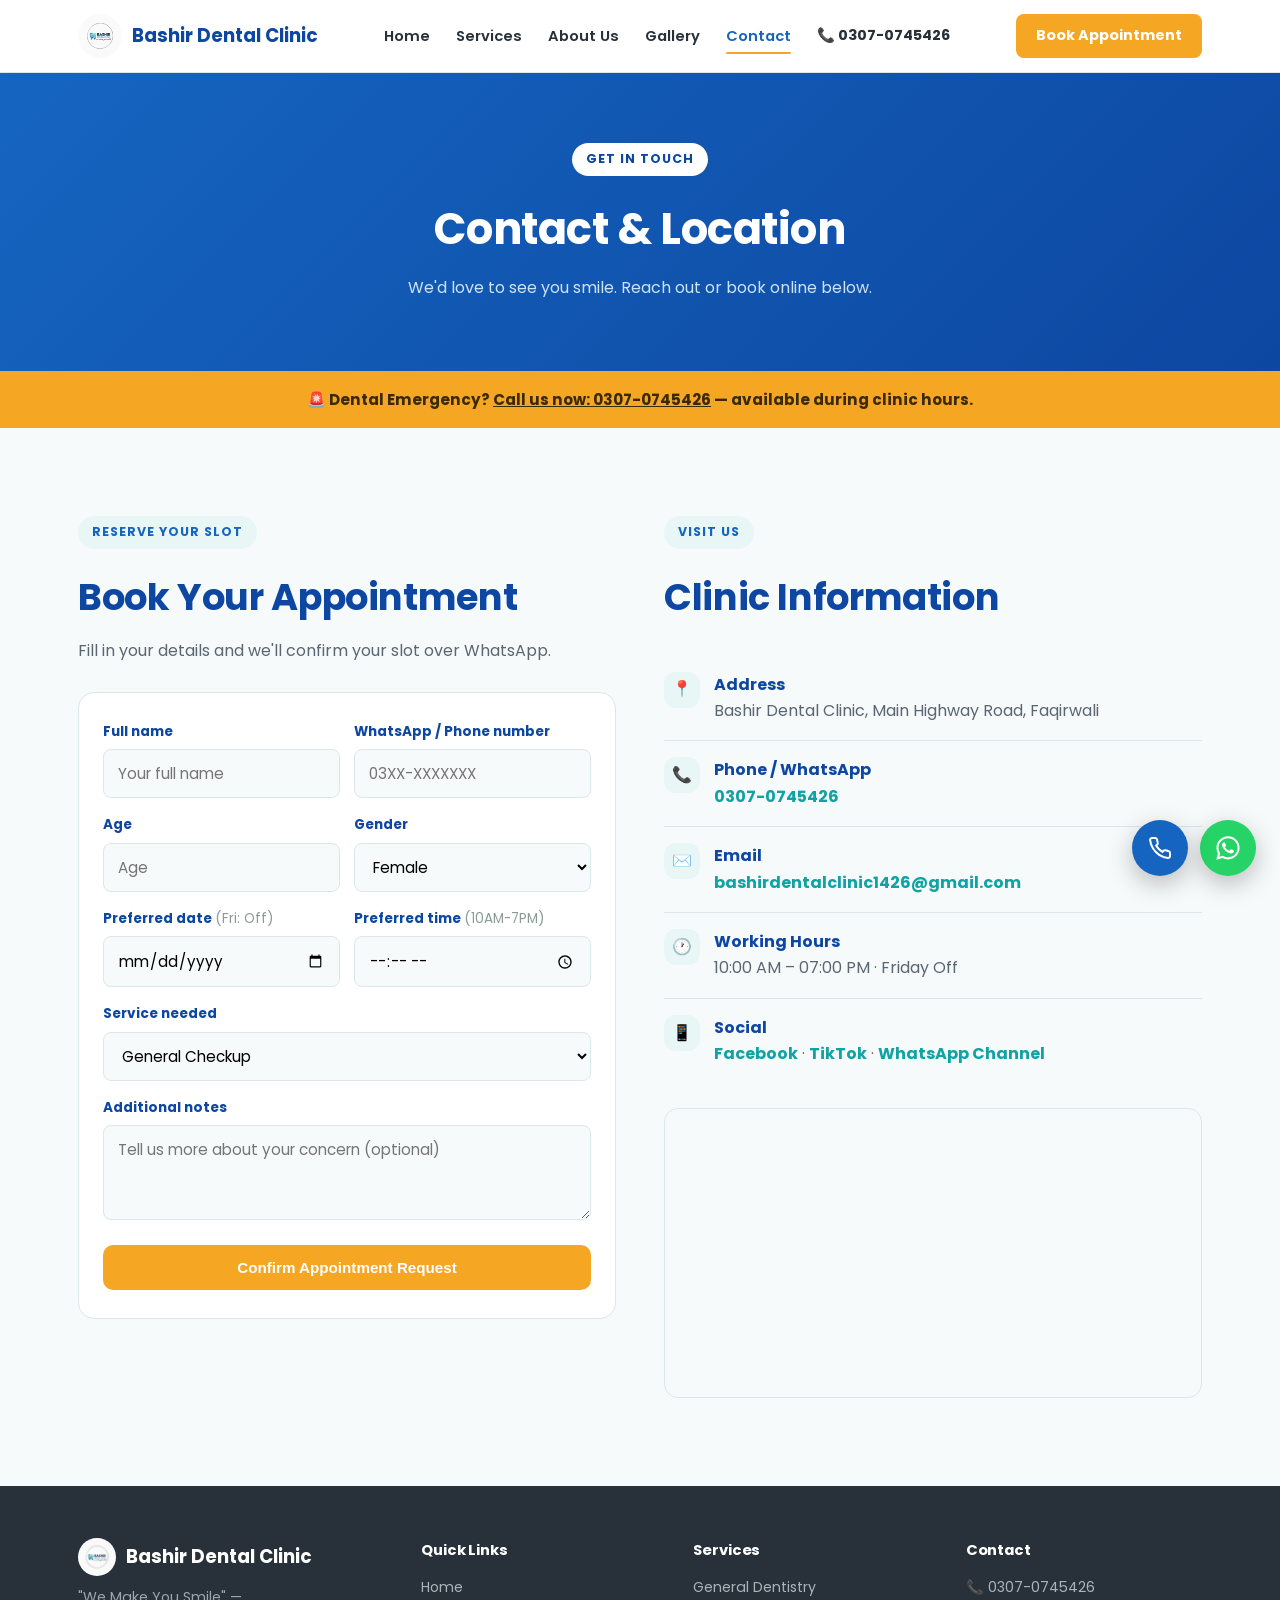
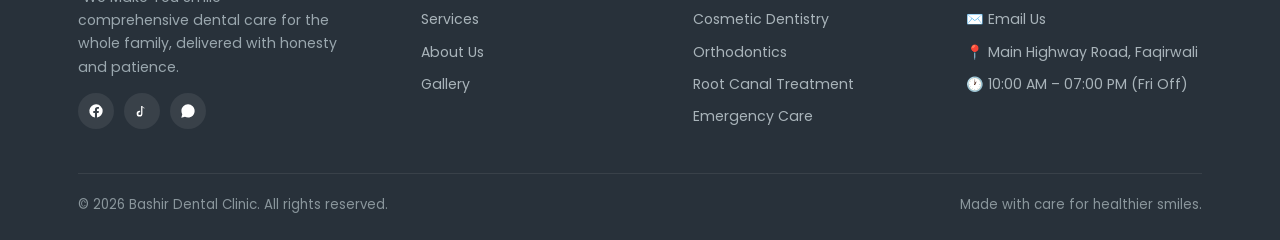
<file: contact.html>
<!DOCTYPE html>
<html lang="en">
<head>
<meta charset="UTF-8">
<meta name="viewport" content="width=device-width, initial-scale=1.0">
<title>Contact & Book Appointment — Bashir Dental Clinic</title>
<meta name="description" content="Contact Bashir Dental Clinic, Main Highway Road, Faqirwali. Book your appointment online or call 0307-0745426.">
<link rel="preconnect" href="https://fonts.googleapis.com">
<link href="https://fonts.googleapis.com/css2?family=Poppins:wght@400;500;600;700;800&display=swap" rel="stylesheet">
<link rel="stylesheet" href="style.css">
</head>
<body>

<header>
  <div class="nav">
    <a href="index.html" class="brand">
      <img src="[data-uri]" alt="Bashir Dental Clinic logo">
      Bashir Dental Clinic
    </a>
    <div class="nav-links" id="navLinks">
      <a href="index.html">Home</a>
      <a href="services.html">Services</a>
      <a href="about.html">About Us</a>
      <a href="gallery.html">Gallery</a>
      <a href="contact.html">Contact</a>
      <a href="tel:+923070745426" class="nav-call">📞 0307-0745426</a>
    </div>
    <a href="contact.html#booking" class="nav-cta">Book Appointment</a>
    <button class="nav-toggle" onclick="toggleNav()">☰</button>
  </div>
</header>

<section class="page-hero">
  <div class="wrap">
    <span class="eyebrow">Get In Touch</span>
    <h1>Contact &amp; Location</h1>
    <p>We'd love to see you smile. Reach out or book online below.</p>
  </div>
</section>

<div class="emergency-banner">
  🚨 Dental Emergency? <a href="tel:+923070745426">Call us now: 0307-0745426</a> &mdash; available during clinic hours.
</div>

<section id="booking">
  <div class="wrap" style="display:grid;grid-template-columns:1fr 1fr;gap:48px;align-items:start;">
    <div>
      <div class="section-head" style="text-align:left;max-width:100%;margin-bottom:28px;">
        <span class="eyebrow">Reserve Your Slot</span>
        <h2>Book Your Appointment</h2>
        <p>Fill in your details and we'll confirm your slot over WhatsApp.</p>
      </div>
      <div class="card">
        <form id="bookForm">
          <div class="field-row">
            <div class="field">
              <label for="fName">Full name</label>
              <input type="text" id="fName" required placeholder="Your full name">
            </div>
            <div class="field">
              <label for="fPhone">WhatsApp / Phone number</label>
              <input type="tel" id="fPhone" required placeholder="03XX-XXXXXXX">
            </div>
          </div>
          <div class="field-row">
            <div class="field">
              <label for="fAge">Age</label>
              <input type="number" id="fAge" min="0" placeholder="Age">
            </div>
            <div class="field">
              <label for="fGender">Gender</label>
              <select id="fGender">
                <option>Female</option>
                <option>Male</option>
                <option>Prefer not to say</option>
              </select>
            </div>
          </div>
          <div class="field-row">
            <div class="field">
              <label for="fDate">Preferred date <span style="font-weight:400;color:#8a9a96;">(Fri: Off)</span></label>
              <input type="date" id="fDate" required>
              <p id="fDateMsg" style="font-size:0.8rem;color:#a33;margin-top:4px;display:none;">Friday ko clinic band hoti hai, koi aur din select karein.</p>
            </div>
            <div class="field">
              <label for="fTime">Preferred time <span style="font-weight:400;color:#8a9a96;">(10AM-7PM)</span></label>
              <input type="time" id="fTime" required min="10:00" max="19:00">
            </div>
          </div>
          <div class="field">
            <label for="fService">Service needed</label>
            <select id="fService">
              <option>General Checkup</option>
              <option>Cosmetic Dentistry</option>
              <option>Orthodontics (Braces/Aligners)</option>
              <option>Root Canal Treatment</option>
              <option>Emergency Care</option>
              <option>Other</option>
            </select>
          </div>
          <div class="field">
            <label for="fReason">Additional notes</label>
            <textarea id="fReason" rows="3" placeholder="Tell us more about your concern (optional)"></textarea>
          </div>
          <button type="submit" class="btn btn-primary" style="width:100%;justify-content:center;">Confirm Appointment Request</button>
        </form>
        <div id="formStatus"></div>
      </div>
    </div>

    <div>
      <div class="section-head" style="text-align:left;max-width:100%;margin-bottom:28px;">
        <span class="eyebrow">Visit Us</span>
        <h2>Clinic Information</h2>
      </div>
      <ul style="list-style:none;">
        <li style="display:flex;gap:14px;padding:16px 0;border-bottom:1px solid var(--line);">
          <div class="icon-box" style="width:36px;height:36px;flex-shrink:0;">📍</div>
          <div><strong style="display:block;color:var(--blue-dark);">Address</strong><span style="color:var(--grey-mid);">Bashir Dental Clinic, Main Highway Road, Faqirwali</span></div>
        </li>
        <li style="display:flex;gap:14px;padding:16px 0;border-bottom:1px solid var(--line);">
          <div class="icon-box" style="width:36px;height:36px;flex-shrink:0;">📞</div>
          <div><strong style="display:block;color:var(--blue-dark);">Phone / WhatsApp</strong><span style="color:var(--grey-mid);"><a href="tel:+923070745426" style="color:var(--teal);font-weight:700;">0307-0745426</a></span></div>
        </li>
        <li style="display:flex;gap:14px;padding:16px 0;border-bottom:1px solid var(--line);">
          <div class="icon-box" style="width:36px;height:36px;flex-shrink:0;">✉️</div>
          <div><strong style="display:block;color:var(--blue-dark);">Email</strong><span style="color:var(--grey-mid);"><a href="mailto:bashirdentalclinic1426@gmail.com" style="color:var(--teal);font-weight:700;">bashirdentalclinic1426@gmail.com</a></span></div>
        </li>
        <li style="display:flex;gap:14px;padding:16px 0;border-bottom:1px solid var(--line);">
          <div class="icon-box" style="width:36px;height:36px;flex-shrink:0;">🕐</div>
          <div><strong style="display:block;color:var(--blue-dark);">Working Hours</strong><span style="color:var(--grey-mid);">10:00 AM &ndash; 07:00 PM &middot; Friday Off</span></div>
        </li>
        <li style="display:flex;gap:14px;padding:16px 0;">
          <div class="icon-box" style="width:36px;height:36px;flex-shrink:0;">📱</div>
          <div><strong style="display:block;color:var(--blue-dark);">Social</strong><span style="color:var(--grey-mid);">
            <a href="https://www.facebook.com/share/1KTYUJhgrw/" target="_blank" style="color:var(--teal);font-weight:700;">Facebook</a> &middot;
            <a href="https://www.tiktok.com/@bashir.dental.clinic" target="_blank" style="color:var(--teal);font-weight:700;">TikTok</a> &middot;
            <a href="https://whatsapp.com/channel/0029VbCuzXQ0bIdldxfC1w1w" target="_blank" style="color:var(--teal);font-weight:700;">WhatsApp Channel</a>
          </span></div>
        </li>
      </ul>

      <div style="margin-top:24px;border-radius:14px;overflow:hidden;border:1px solid var(--line);">
        <iframe
          src="https://www.google.com/maps?q=Bashir+Dental+Clinic+Main+Highway+Road+Faqirwali&output=embed"
          width="100%" height="280" style="border:0;" allowfullscreen="" loading="lazy">
        </iframe>
      </div>
    </div>
  </div>
</section>

<footer>
  <div class="wrap">
    <div class="footer-grid">
      <div>
        <div class="brand">
          <img src="[data-uri]" alt="Bashir Dental Clinic logo" style="width:38px;height:38px;">
          Bashir Dental Clinic
        </div>
        <p class="tag">"We Make You Smile" &mdash; comprehensive dental care for the whole family, delivered with honesty and patience.</p>
        <div class="social-icons">
          <a href="https://www.facebook.com/share/1KTYUJhgrw/" target="_blank" aria-label="Facebook">
            <svg width="16" height="16" viewBox="0 0 24 24" fill="#fff"><path d="M22 12a10 10 0 1 0-11.6 9.9v-7H7.9V12h2.5V9.8c0-2.5 1.5-3.9 3.8-3.9 1.1 0 2.2.2 2.2.2v2.5h-1.3c-1.2 0-1.6.8-1.6 1.6V12h2.8l-.4 2.9h-2.4v7A10 10 0 0 0 22 12Z"/></svg>
          </a>
          <a href="https://www.tiktok.com/@bashir.dental.clinic" target="_blank" aria-label="TikTok">
            <svg width="16" height="16" viewBox="0 0 24 24" fill="#fff"><path d="M16 8.2c-1.7 0-3-1.03-3.4-2.5V16a4.3 4.3 0 1 1-4.3-4.3c.3 0 .6.02.9.07v2.2a2.1 2.1 0 1 0 1.5 2v-11.4h2c.15 1.4 1.35 2.5 2.8 2.6v1.6Z"/></svg>
          </a>
          <a href="https://wa.me/923070745426" target="_blank" aria-label="WhatsApp">
            <svg width="16" height="16" viewBox="0 0 24 24" fill="#fff"><path d="M12.04 2C6.58 2 2.13 6.45 2.13 11.91c0 1.75.46 3.39 1.26 4.81L2 22l5.42-1.36a9.9 9.9 0 0 0 4.62 1.14h.01c5.46 0 9.91-4.45 9.91-9.91 0-2.65-1.03-5.14-2.9-7.01A9.87 9.87 0 0 0 12.04 2Z"/></svg>
          </a>
        </div>
      </div>
      <div>
        <h4>Quick Links</h4>
        <ul>
          <li><a href="index.html">Home</a></li>
          <li><a href="services.html">Services</a></li>
          <li><a href="about.html">About Us</a></li>
          <li><a href="gallery.html">Gallery</a></li>
        </ul>
      </div>
      <div>
        <h4>Services</h4>
        <ul>
          <li><a href="services.html">General Dentistry</a></li>
          <li><a href="services.html">Cosmetic Dentistry</a></li>
          <li><a href="services.html">Orthodontics</a></li>
          <li><a href="services.html">Root Canal Treatment</a></li>
          <li><a href="services.html">Emergency Care</a></li>
        </ul>
      </div>
      <div>
        <h4>Contact</h4>
        <ul>
          <li><a href="tel:+923070745426">📞 0307-0745426</a></li>
          <li><a href="mailto:bashirdentalclinic1426@gmail.com">✉️ Email Us</a></li>
          <li>📍 Main Highway Road, Faqirwali</li>
          <li>🕐 10:00 AM &ndash; 07:00 PM (Fri Off)</li>
        </ul>
      </div>
    </div>
    <div class="footer-bottom">
      <span>&copy; 2026 Bashir Dental Clinic. All rights reserved.</span>
      <span>Made with care for healthier smiles.</span>
    </div>
  </div>
</footer>

<a href="https://wa.me/923070745426" target="_blank" class="fab fab-whatsapp" aria-label="Chat on WhatsApp">
  <svg width="28" height="28" viewBox="0 0 24 24" fill="#fff"><path d="M12.04 2C6.58 2 2.13 6.45 2.13 11.91c0 1.75.46 3.39 1.26 4.81L2 22l5.42-1.36a9.9 9.9 0 0 0 4.62 1.14h.01c5.46 0 9.91-4.45 9.91-9.91 0-2.65-1.03-5.14-2.9-7.01A9.87 9.87 0 0 0 12.04 2Zm0 18.05h-.01a8.15 8.15 0 0 1-4.15-1.14l-.3-.18-3.09.81.83-3.02-.2-.31a8.14 8.14 0 0 1-1.25-4.4c0-4.51 3.67-8.18 8.19-8.18a8.13 8.13 0 0 1 5.79 2.4 8.11 8.11 0 0 1 2.4 5.79c0 4.51-3.68 8.19-8.21 8.19Zm4.49-6.13c-.25-.12-1.46-.72-1.69-.8-.23-.08-.39-.12-.56.12-.16.25-.64.8-.78.96-.14.16-.29.18-.53.06-.25-.12-1.05-.39-2-1.23a7.5 7.5 0 0 1-1.38-1.72c-.15-.25-.02-.38.11-.5.11-.11.25-.29.37-.43.12-.15.16-.25.24-.41.08-.17.04-.31-.02-.43-.06-.12-.56-1.36-.77-1.86-.2-.48-.41-.42-.56-.42-.14-.01-.31-.01-.48-.01-.16 0-.43.06-.66.31-.22.25-.87.85-.87 2.08 0 1.22.89 2.4 1.01 2.57.13.16 1.76 2.69 4.27 3.77.6.26 1.06.41 1.43.53.6.19 1.14.16 1.57.1.48-.07 1.46-.6 1.67-1.18.2-.58.2-1.07.14-1.18-.06-.11-.22-.17-.47-.29Z"/></svg>
</a>
<a href="tel:+923070745426" class="fab fab-call" aria-label="Call clinic">
  <svg width="24" height="24" viewBox="0 0 24 24" fill="none"><path d="M22 16.9v3a2 2 0 0 1-2.2 2 19.8 19.8 0 0 1-8.6-3.1 19.5 19.5 0 0 1-6-6 19.8 19.8 0 0 1-3.1-8.6A2 2 0 0 1 4.1 2h3a2 2 0 0 1 2 1.7c.1.9.3 1.8.6 2.7a2 2 0 0 1-.4 2.1L8.1 9.6a16 16 0 0 0 6.3 6.3l1.1-1.2a2 2 0 0 1 2.1-.4c.9.3 1.8.5 2.7.6a2 2 0 0 1 1.7 2Z" stroke="#fff" stroke-width="2"/></svg>
</a>

<script src="script.js"></script>
<script>
  setupFridayBlock("fDate", "fDateMsg");
  document.getElementById("bookForm").addEventListener("submit", function(e){
    e.preventDefault();
    const data = {
      name: document.getElementById("fName").value,
      phone: document.getElementById("fPhone").value,
      age: document.getElementById("fAge").value,
      gender: document.getElementById("fGender").value,
      date: document.getElementById("fDate").value,
      time: document.getElementById("fTime").value,
      service: document.getElementById("fService").value,
      reason: document.getElementById("fReason").value,
      source: "Website Contact Page"
    };
    submitBooking(data, document.getElementById("formStatus"));
    this.reset();
  });
</script>
</body>
</html>
</file>
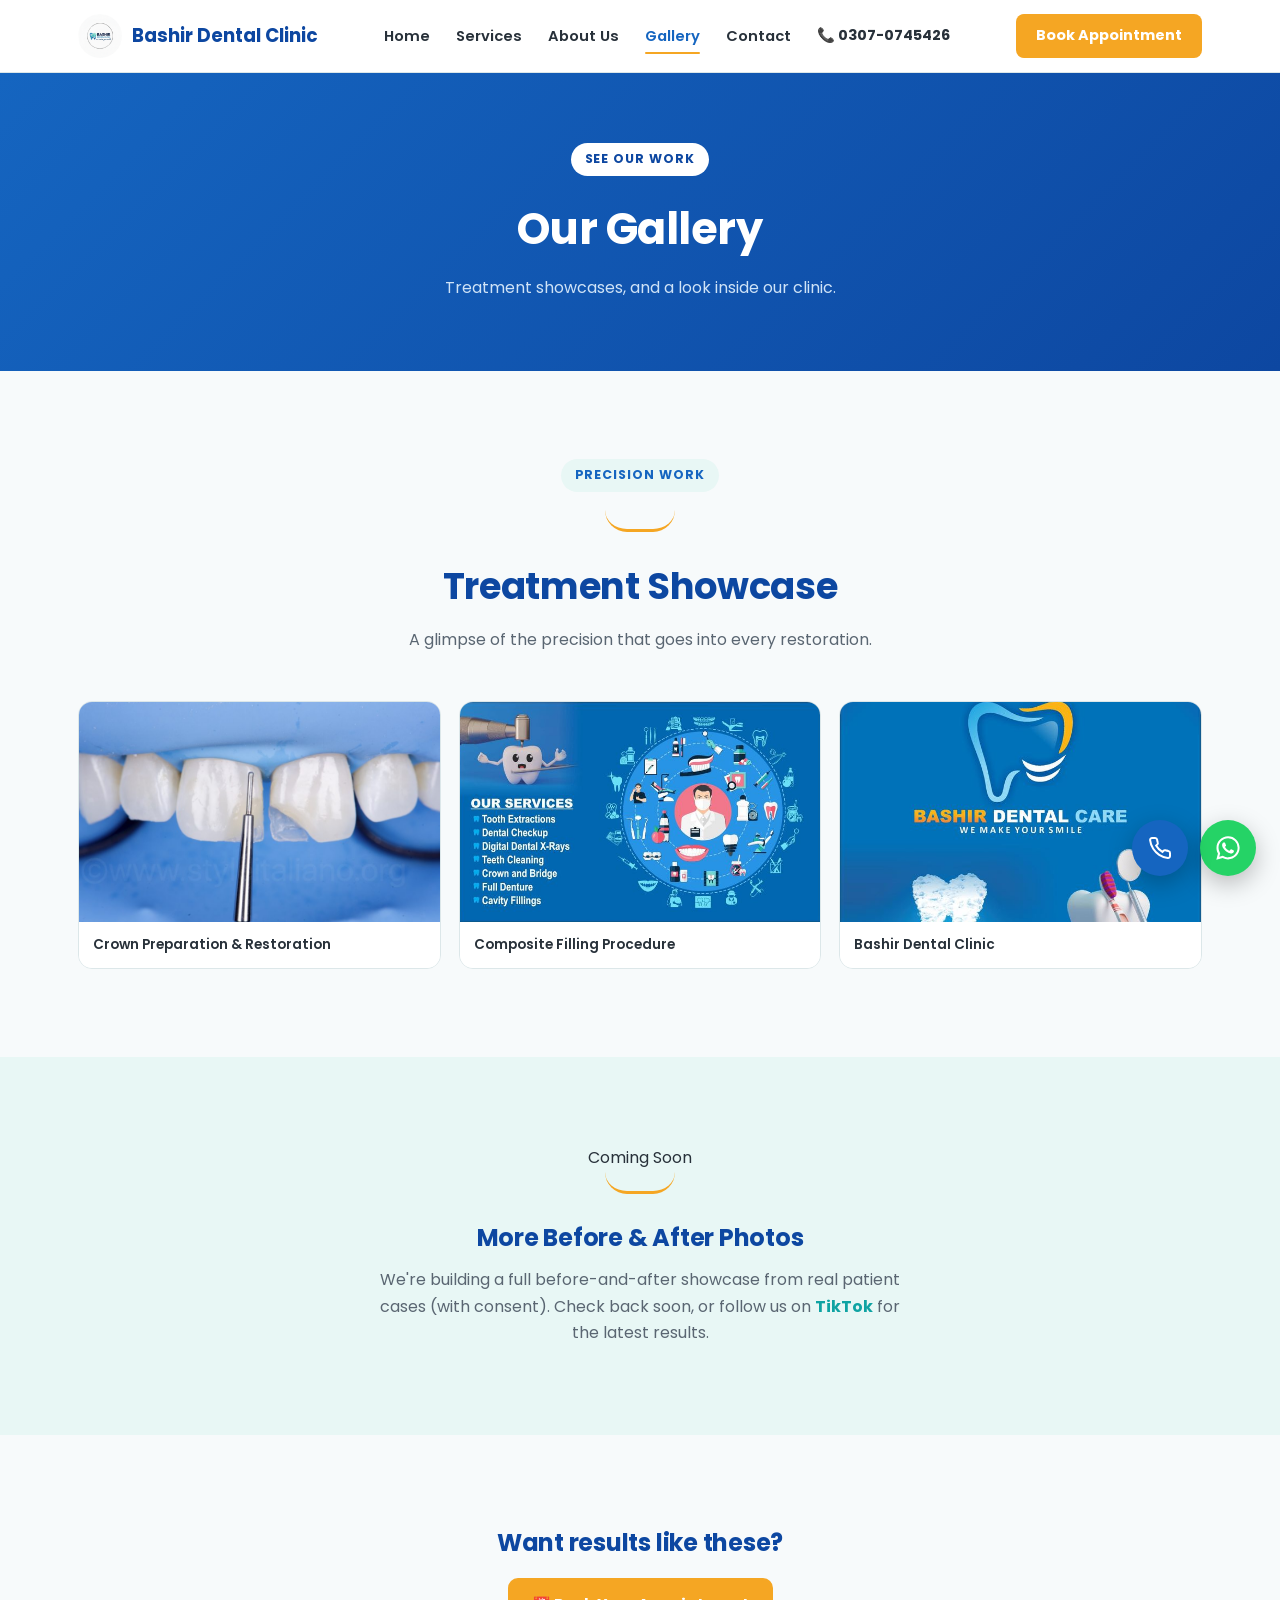
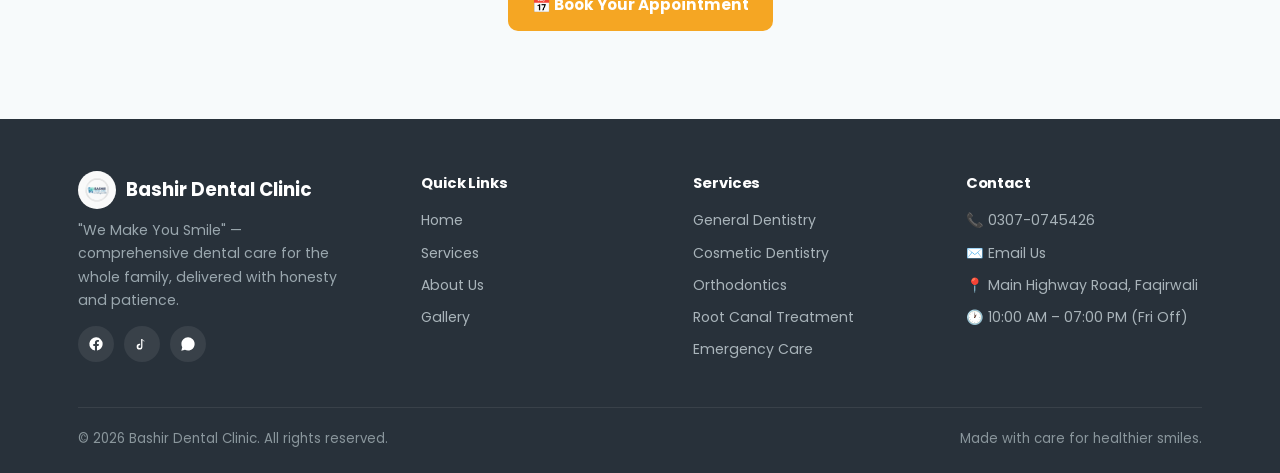
<file: gallery.html>
<!DOCTYPE html>
<html lang="en">
<head>
<meta charset="UTF-8">
<meta name="viewport" content="width=device-width, initial-scale=1.0">
<title>Gallery — Bashir Dental Clinic</title>
<meta name="description" content="Treatment showcases and clinic photos from Bashir Dental Clinic, Faqirwali.">
<link rel="preconnect" href="https://fonts.googleapis.com">
<link href="https://fonts.googleapis.com/css2?family=Poppins:wght@400;500;600;700;800&display=swap" rel="stylesheet">
<link rel="stylesheet" href="style.css">
</head>
<body>

<header>
  <div class="nav">
    <a href="index.html" class="brand">
      <img src="[data-uri]" alt="Bashir Dental Clinic logo">
      Bashir Dental Clinic
    </a>
    <div class="nav-links" id="navLinks">
      <a href="index.html">Home</a>
      <a href="services.html">Services</a>
      <a href="about.html">About Us</a>
      <a href="gallery.html">Gallery</a>
      <a href="contact.html">Contact</a>
      <a href="tel:+923070745426" class="nav-call">📞 0307-0745426</a>
    </div>
    <a href="contact.html#booking" class="nav-cta">Book Appointment</a>
    <button class="nav-toggle" onclick="toggleNav()">☰</button>
  </div>
</header>

<section class="page-hero">
  <div class="wrap">
    <span class="eyebrow">See Our Work</span>
    <h1>Our Gallery</h1>
    <p>Treatment showcases, and a look inside our clinic.</p>
  </div>
</section>

<section>
  <div class="wrap">
    <div class="section-head">
      <span class="eyebrow">Precision Work</span>
      <div class="smile-arc"></div>
      <h2>Treatment Showcase</h2>
      <p>A glimpse of the precision that goes into every restoration.</p>
    </div>
    <div class="gallery-grid">
      <div class="gallery-item">
        <img src="[data-uri]" alt="Crown preparation procedure">
        <div class="gallery-caption">Crown Preparation &amp; Restoration</div>
      </div>
      <div class="gallery-item">
        <img src="[data-uri]" alt="Composite filling procedure">
        <div class="gallery-caption">Composite Filling Procedure</div>
      </div>
      <div class="gallery-item">
        <img src="[data-uri]" alt="Bashir Dental Clinic branding">
        <div class="gallery-caption">Bashir Dental Clinic</div>
      </div>
    </div>
  </div>
</section>

<section style="background:var(--mint);text-align:center;">
  <div class="wrap">
    <span class="eyebrow">Coming Soon</span>
    <div class="smile-arc"></div>
    <h2 style="color:var(--blue-dark);margin-bottom:10px;">More Before &amp; After Photos</h2>
    <p style="color:var(--grey-mid);max-width:520px;margin:0 auto;">We're building a full before-and-after showcase from real patient cases (with consent). Check back soon, or follow us on <a href="https://www.tiktok.com/@bashir.dental.clinic" target="_blank" style="color:var(--teal);font-weight:700;">TikTok</a> for the latest results.</p>
  </div>
</section>

<section style="text-align:center;">
  <div class="wrap">
    <h2 style="color:var(--blue-dark);margin-bottom:16px;">Want results like these?</h2>
    <a href="contact.html#booking" class="btn btn-primary">📅 Book Your Appointment</a>
  </div>
</section>

<footer>
  <div class="wrap">
    <div class="footer-grid">
      <div>
        <div class="brand">
          <img src="[data-uri]" alt="Bashir Dental Clinic logo" style="width:38px;height:38px;">
          Bashir Dental Clinic
        </div>
        <p class="tag">"We Make You Smile" &mdash; comprehensive dental care for the whole family, delivered with honesty and patience.</p>
        <div class="social-icons">
          <a href="https://www.facebook.com/share/1KTYUJhgrw/" target="_blank" aria-label="Facebook">
            <svg width="16" height="16" viewBox="0 0 24 24" fill="#fff"><path d="M22 12a10 10 0 1 0-11.6 9.9v-7H7.9V12h2.5V9.8c0-2.5 1.5-3.9 3.8-3.9 1.1 0 2.2.2 2.2.2v2.5h-1.3c-1.2 0-1.6.8-1.6 1.6V12h2.8l-.4 2.9h-2.4v7A10 10 0 0 0 22 12Z"/></svg>
          </a>
          <a href="https://www.tiktok.com/@bashir.dental.clinic" target="_blank" aria-label="TikTok">
            <svg width="16" height="16" viewBox="0 0 24 24" fill="#fff"><path d="M16 8.2c-1.7 0-3-1.03-3.4-2.5V16a4.3 4.3 0 1 1-4.3-4.3c.3 0 .6.02.9.07v2.2a2.1 2.1 0 1 0 1.5 2v-11.4h2c.15 1.4 1.35 2.5 2.8 2.6v1.6Z"/></svg>
          </a>
          <a href="https://wa.me/923070745426" target="_blank" aria-label="WhatsApp">
            <svg width="16" height="16" viewBox="0 0 24 24" fill="#fff"><path d="M12.04 2C6.58 2 2.13 6.45 2.13 11.91c0 1.75.46 3.39 1.26 4.81L2 22l5.42-1.36a9.9 9.9 0 0 0 4.62 1.14h.01c5.46 0 9.91-4.45 9.91-9.91 0-2.65-1.03-5.14-2.9-7.01A9.87 9.87 0 0 0 12.04 2Z"/></svg>
          </a>
        </div>
      </div>
      <div>
        <h4>Quick Links</h4>
        <ul>
          <li><a href="index.html">Home</a></li>
          <li><a href="services.html">Services</a></li>
          <li><a href="about.html">About Us</a></li>
          <li><a href="gallery.html">Gallery</a></li>
        </ul>
      </div>
      <div>
        <h4>Services</h4>
        <ul>
          <li><a href="services.html">General Dentistry</a></li>
          <li><a href="services.html">Cosmetic Dentistry</a></li>
          <li><a href="services.html">Orthodontics</a></li>
          <li><a href="services.html">Root Canal Treatment</a></li>
          <li><a href="services.html">Emergency Care</a></li>
        </ul>
      </div>
      <div>
        <h4>Contact</h4>
        <ul>
          <li><a href="tel:+923070745426">📞 0307-0745426</a></li>
          <li><a href="mailto:bashirdentalclinic1426@gmail.com">✉️ Email Us</a></li>
          <li>📍 Main Highway Road, Faqirwali</li>
          <li>🕐 10:00 AM &ndash; 07:00 PM (Fri Off)</li>
        </ul>
      </div>
    </div>
    <div class="footer-bottom">
      <span>&copy; 2026 Bashir Dental Clinic. All rights reserved.</span>
      <span>Made with care for healthier smiles.</span>
    </div>
  </div>
</footer>

<a href="https://wa.me/923070745426" target="_blank" class="fab fab-whatsapp" aria-label="Chat on WhatsApp">
  <svg width="28" height="28" viewBox="0 0 24 24" fill="#fff"><path d="M12.04 2C6.58 2 2.13 6.45 2.13 11.91c0 1.75.46 3.39 1.26 4.81L2 22l5.42-1.36a9.9 9.9 0 0 0 4.62 1.14h.01c5.46 0 9.91-4.45 9.91-9.91 0-2.65-1.03-5.14-2.9-7.01A9.87 9.87 0 0 0 12.04 2Zm0 18.05h-.01a8.15 8.15 0 0 1-4.15-1.14l-.3-.18-3.09.81.83-3.02-.2-.31a8.14 8.14 0 0 1-1.25-4.4c0-4.51 3.67-8.18 8.19-8.18a8.13 8.13 0 0 1 5.79 2.4 8.11 8.11 0 0 1 2.4 5.79c0 4.51-3.68 8.19-8.21 8.19Zm4.49-6.13c-.25-.12-1.46-.72-1.69-.8-.23-.08-.39-.12-.56.12-.16.25-.64.8-.78.96-.14.16-.29.18-.53.06-.25-.12-1.05-.39-2-1.23a7.5 7.5 0 0 1-1.38-1.72c-.15-.25-.02-.38.11-.5.11-.11.25-.29.37-.43.12-.15.16-.25.24-.41.08-.17.04-.31-.02-.43-.06-.12-.56-1.36-.77-1.86-.2-.48-.41-.42-.56-.42-.14-.01-.31-.01-.48-.01-.16 0-.43.06-.66.31-.22.25-.87.85-.87 2.08 0 1.22.89 2.4 1.01 2.57.13.16 1.76 2.69 4.27 3.77.6.26 1.06.41 1.43.53.6.19 1.14.16 1.57.1.48-.07 1.46-.6 1.67-1.18.2-.58.2-1.07.14-1.18-.06-.11-.22-.17-.47-.29Z"/></svg>
</a>
<a href="tel:+923070745426" class="fab fab-call" aria-label="Call clinic">
  <svg width="24" height="24" viewBox="0 0 24 24" fill="none"><path d="M22 16.9v3a2 2 0 0 1-2.2 2 19.8 19.8 0 0 1-8.6-3.1 19.5 19.5 0 0 1-6-6 19.8 19.8 0 0 1-3.1-8.6A2 2 0 0 1 4.1 2h3a2 2 0 0 1 2 1.7c.1.9.3 1.8.6 2.7a2 2 0 0 1-.4 2.1L8.1 9.6a16 16 0 0 0 6.3 6.3l1.1-1.2a2 2 0 0 1 2.1-.4c.9.3 1.8.5 2.7.6a2 2 0 0 1 1.7 2Z" stroke="#fff" stroke-width="2"/></svg>
</a>

<script src="script.js"></script>
</body>
</html>
</file>
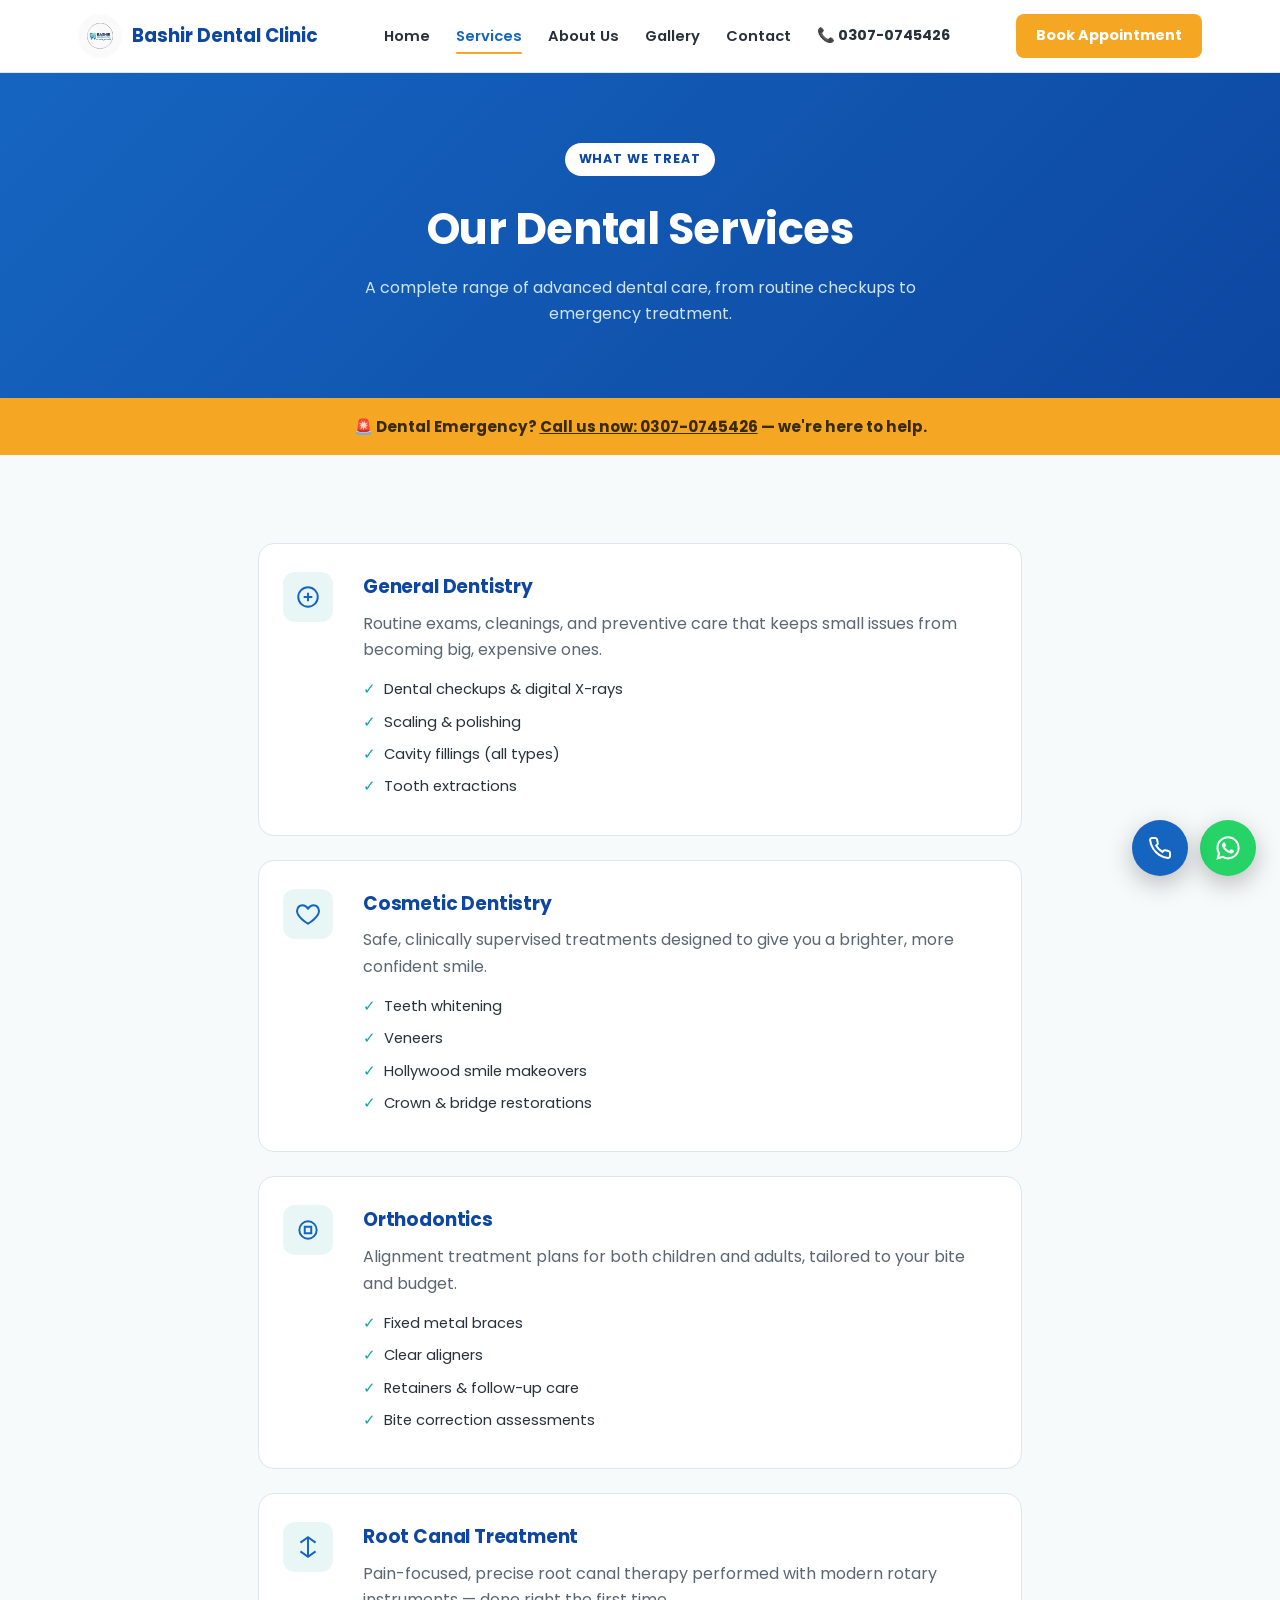
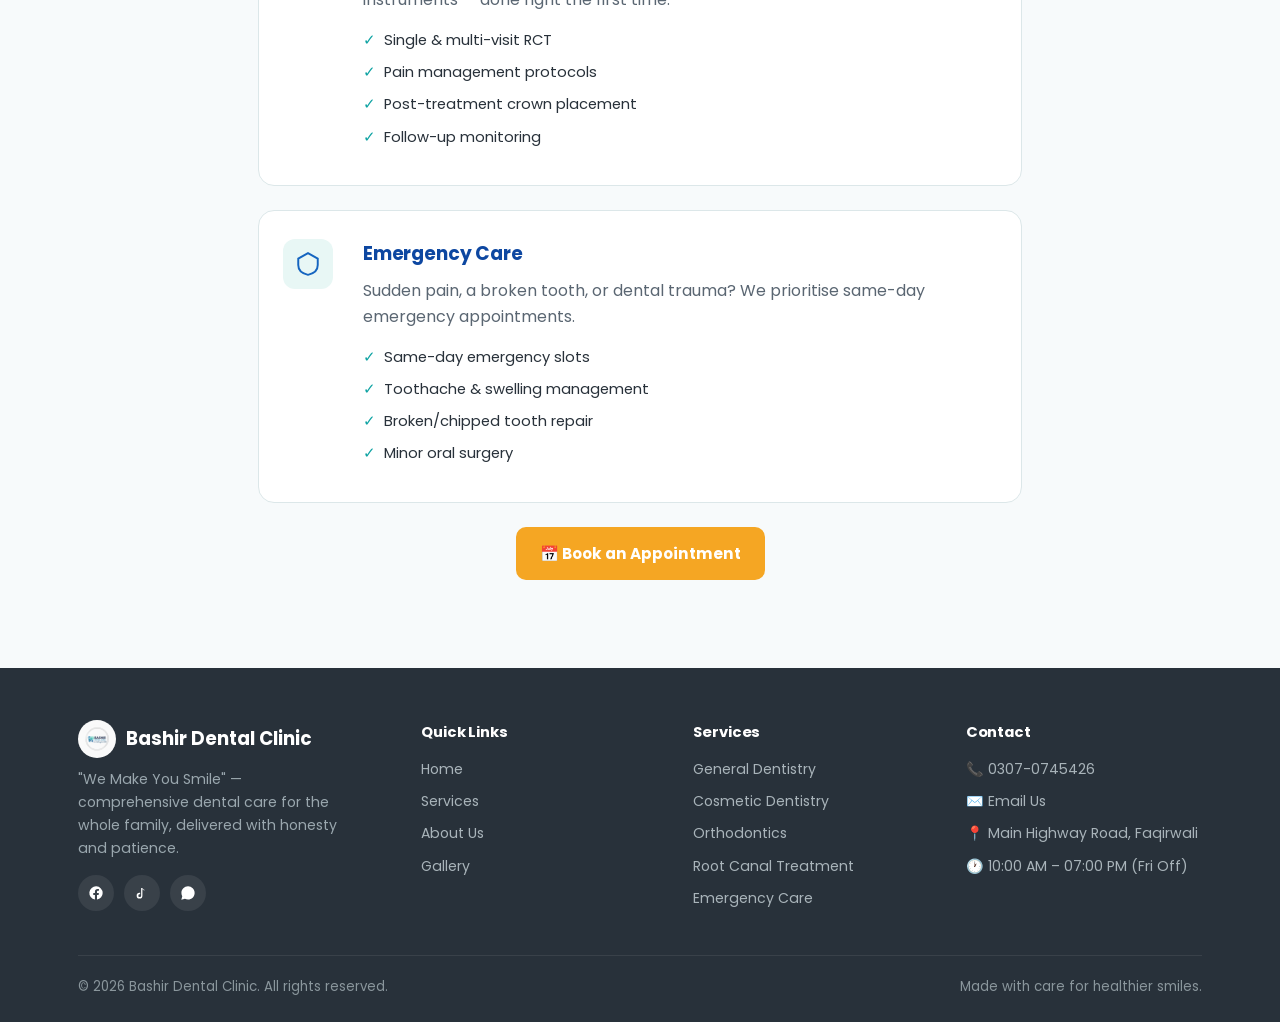
<file: services.html>
<!DOCTYPE html>
<html lang="en">
<head>
<meta charset="UTF-8">
<meta name="viewport" content="width=device-width, initial-scale=1.0">
<title>Our Services — Bashir Dental Clinic</title>
<meta name="description" content="General Dentistry, Cosmetic Dentistry, Orthodontics, Root Canal Treatment and Emergency Care at Bashir Dental Clinic, Faqirwali.">
<link rel="preconnect" href="https://fonts.googleapis.com">
<link href="https://fonts.googleapis.com/css2?family=Poppins:wght@400;500;600;700;800&display=swap" rel="stylesheet">
<link rel="stylesheet" href="style.css">
</head>
<body>

<header>
  <div class="nav">
    <a href="index.html" class="brand">
      <img src="[data-uri]" alt="Bashir Dental Clinic logo">
      Bashir Dental Clinic
    </a>
    <div class="nav-links" id="navLinks">
      <a href="index.html">Home</a>
      <a href="services.html">Services</a>
      <a href="about.html">About Us</a>
      <a href="gallery.html">Gallery</a>
      <a href="contact.html">Contact</a>
      <a href="tel:+923070745426" class="nav-call">📞 0307-0745426</a>
    </div>
    <a href="contact.html#booking" class="nav-cta">Book Appointment</a>
    <button class="nav-toggle" onclick="toggleNav()">☰</button>
  </div>
</header>

<section class="page-hero">
  <div class="wrap">
    <span class="eyebrow">What We Treat</span>
    <h1>Our Dental Services</h1>
    <p>A complete range of advanced dental care, from routine checkups to emergency treatment.</p>
  </div>
</section>

<div class="emergency-banner">
  🚨 Dental Emergency? <a href="tel:+923070745426">Call us now: 0307-0745426</a> &mdash; we're here to help.
</div>

<section>
  <div class="wrap" style="max-width:820px;">
    
    <div class="card" style="margin-bottom:24px;">
      <div style="display:grid;grid-template-columns:60px 1fr;gap:20px;align-items:start;">
        <div class="icon-box"><svg width="26" height="26" viewBox="0 0 24 24" fill="none"><circle cx="12" cy="12" r="9" stroke="currentColor" stroke-width="1.8"/><path d="M8 12h8M12 8v8" stroke="currentColor" stroke-width="1.8"/></svg></div>
        <div>
          <h3 style="color:var(--blue-dark);margin-bottom:8px;">General Dentistry</h3>
          <p style="color:var(--grey-mid);margin-bottom:14px;">Routine exams, cleanings, and preventive care that keeps small issues from becoming big, expensive ones.</p>
          <ul style="list-style:none;font-size:0.92rem;color:var(--grey-dark);"><li style='margin-bottom:8px;display:flex;gap:8px;align-items:flex-start;'><span style='color:var(--teal);'>✓</span> Dental checkups &amp; digital X-rays</li><li style='margin-bottom:8px;display:flex;gap:8px;align-items:flex-start;'><span style='color:var(--teal);'>✓</span> Scaling &amp; polishing</li><li style='margin-bottom:8px;display:flex;gap:8px;align-items:flex-start;'><span style='color:var(--teal);'>✓</span> Cavity fillings (all types)</li><li style='margin-bottom:8px;display:flex;gap:8px;align-items:flex-start;'><span style='color:var(--teal);'>✓</span> Tooth extractions</li></ul>
        </div>
      </div>
    </div>
    
    <div class="card" style="margin-bottom:24px;">
      <div style="display:grid;grid-template-columns:60px 1fr;gap:20px;align-items:start;">
        <div class="icon-box"><svg width="26" height="26" viewBox="0 0 24 24" fill="none"><path d="M12 21s-7-4.35-9.5-9C0.7 8 3 4 7 4c2 0 3.5 1 5 3 1.5-2 3-3 5-3 4 0 6.3 4 4.5 8-2.5 4.65-9.5 9-9.5 9Z" stroke="currentColor" stroke-width="1.8"/></svg></div>
        <div>
          <h3 style="color:var(--blue-dark);margin-bottom:8px;">Cosmetic Dentistry</h3>
          <p style="color:var(--grey-mid);margin-bottom:14px;">Safe, clinically supervised treatments designed to give you a brighter, more confident smile.</p>
          <ul style="list-style:none;font-size:0.92rem;color:var(--grey-dark);"><li style='margin-bottom:8px;display:flex;gap:8px;align-items:flex-start;'><span style='color:var(--teal);'>✓</span> Teeth whitening</li><li style='margin-bottom:8px;display:flex;gap:8px;align-items:flex-start;'><span style='color:var(--teal);'>✓</span> Veneers</li><li style='margin-bottom:8px;display:flex;gap:8px;align-items:flex-start;'><span style='color:var(--teal);'>✓</span> Hollywood smile makeovers</li><li style='margin-bottom:8px;display:flex;gap:8px;align-items:flex-start;'><span style='color:var(--teal);'>✓</span> Crown &amp; bridge restorations</li></ul>
        </div>
      </div>
    </div>
    
    <div class="card" style="margin-bottom:24px;">
      <div style="display:grid;grid-template-columns:60px 1fr;gap:20px;align-items:start;">
        <div class="icon-box"><svg width="26" height="26" viewBox="0 0 24 24" fill="none"><path d="M4 12a8 8 0 1 1 16 0 8 8 0 0 1-16 0Z" stroke="currentColor" stroke-width="1.8"/><path d="M9 9h6v6H9z" stroke="currentColor" stroke-width="1.8"/></svg></div>
        <div>
          <h3 style="color:var(--blue-dark);margin-bottom:8px;">Orthodontics</h3>
          <p style="color:var(--grey-mid);margin-bottom:14px;">Alignment treatment plans for both children and adults, tailored to your bite and budget.</p>
          <ul style="list-style:none;font-size:0.92rem;color:var(--grey-dark);"><li style='margin-bottom:8px;display:flex;gap:8px;align-items:flex-start;'><span style='color:var(--teal);'>✓</span> Fixed metal braces</li><li style='margin-bottom:8px;display:flex;gap:8px;align-items:flex-start;'><span style='color:var(--teal);'>✓</span> Clear aligners</li><li style='margin-bottom:8px;display:flex;gap:8px;align-items:flex-start;'><span style='color:var(--teal);'>✓</span> Retainers &amp; follow-up care</li><li style='margin-bottom:8px;display:flex;gap:8px;align-items:flex-start;'><span style='color:var(--teal);'>✓</span> Bite correction assessments</li></ul>
        </div>
      </div>
    </div>
    
    <div class="card" style="margin-bottom:24px;">
      <div style="display:grid;grid-template-columns:60px 1fr;gap:20px;align-items:start;">
        <div class="icon-box"><svg width="26" height="26" viewBox="0 0 24 24" fill="none"><path d="M12 3v18M5 8l7-5 7 5M5 16l7 5 7-5" stroke="currentColor" stroke-width="1.8"/></svg></div>
        <div>
          <h3 style="color:var(--blue-dark);margin-bottom:8px;">Root Canal Treatment</h3>
          <p style="color:var(--grey-mid);margin-bottom:14px;">Pain-focused, precise root canal therapy performed with modern rotary instruments &mdash; done right the first time.</p>
          <ul style="list-style:none;font-size:0.92rem;color:var(--grey-dark);"><li style='margin-bottom:8px;display:flex;gap:8px;align-items:flex-start;'><span style='color:var(--teal);'>✓</span> Single &amp; multi-visit RCT</li><li style='margin-bottom:8px;display:flex;gap:8px;align-items:flex-start;'><span style='color:var(--teal);'>✓</span> Pain management protocols</li><li style='margin-bottom:8px;display:flex;gap:8px;align-items:flex-start;'><span style='color:var(--teal);'>✓</span> Post-treatment crown placement</li><li style='margin-bottom:8px;display:flex;gap:8px;align-items:flex-start;'><span style='color:var(--teal);'>✓</span> Follow-up monitoring</li></ul>
        </div>
      </div>
    </div>
    
    <div class="card" style="margin-bottom:24px;">
      <div style="display:grid;grid-template-columns:60px 1fr;gap:20px;align-items:start;">
        <div class="icon-box"><svg width="26" height="26" viewBox="0 0 24 24" fill="none"><path d="M12 2 3 7v6c0 5 4 8 9 9 5-1 9-4 9-9V7l-9-5Z" stroke="currentColor" stroke-width="1.8"/></svg></div>
        <div>
          <h3 style="color:var(--blue-dark);margin-bottom:8px;">Emergency Care</h3>
          <p style="color:var(--grey-mid);margin-bottom:14px;">Sudden pain, a broken tooth, or dental trauma? We prioritise same-day emergency appointments.</p>
          <ul style="list-style:none;font-size:0.92rem;color:var(--grey-dark);"><li style='margin-bottom:8px;display:flex;gap:8px;align-items:flex-start;'><span style='color:var(--teal);'>✓</span> Same-day emergency slots</li><li style='margin-bottom:8px;display:flex;gap:8px;align-items:flex-start;'><span style='color:var(--teal);'>✓</span> Toothache &amp; swelling management</li><li style='margin-bottom:8px;display:flex;gap:8px;align-items:flex-start;'><span style='color:var(--teal);'>✓</span> Broken/chipped tooth repair</li><li style='margin-bottom:8px;display:flex;gap:8px;align-items:flex-start;'><span style='color:var(--teal);'>✓</span> Minor oral surgery</li></ul>
        </div>
      </div>
    </div>
  </div>
  <div style="text-align:center;margin-top:20px;">
    <a href="contact.html#booking" class="btn btn-primary">📅 Book an Appointment</a>
  </div>
</section>

<footer>
  <div class="wrap">
    <div class="footer-grid">
      <div>
        <div class="brand">
          <img src="[data-uri]" alt="Bashir Dental Clinic logo" style="width:38px;height:38px;">
          Bashir Dental Clinic
        </div>
        <p class="tag">"We Make You Smile" &mdash; comprehensive dental care for the whole family, delivered with honesty and patience.</p>
        <div class="social-icons">
          <a href="https://www.facebook.com/share/1KTYUJhgrw/" target="_blank" aria-label="Facebook">
            <svg width="16" height="16" viewBox="0 0 24 24" fill="#fff"><path d="M22 12a10 10 0 1 0-11.6 9.9v-7H7.9V12h2.5V9.8c0-2.5 1.5-3.9 3.8-3.9 1.1 0 2.2.2 2.2.2v2.5h-1.3c-1.2 0-1.6.8-1.6 1.6V12h2.8l-.4 2.9h-2.4v7A10 10 0 0 0 22 12Z"/></svg>
          </a>
          <a href="https://www.tiktok.com/@bashir.dental.clinic" target="_blank" aria-label="TikTok">
            <svg width="16" height="16" viewBox="0 0 24 24" fill="#fff"><path d="M16 8.2c-1.7 0-3-1.03-3.4-2.5V16a4.3 4.3 0 1 1-4.3-4.3c.3 0 .6.02.9.07v2.2a2.1 2.1 0 1 0 1.5 2v-11.4h2c.15 1.4 1.35 2.5 2.8 2.6v1.6Z"/></svg>
          </a>
          <a href="https://wa.me/923070745426" target="_blank" aria-label="WhatsApp">
            <svg width="16" height="16" viewBox="0 0 24 24" fill="#fff"><path d="M12.04 2C6.58 2 2.13 6.45 2.13 11.91c0 1.75.46 3.39 1.26 4.81L2 22l5.42-1.36a9.9 9.9 0 0 0 4.62 1.14h.01c5.46 0 9.91-4.45 9.91-9.91 0-2.65-1.03-5.14-2.9-7.01A9.87 9.87 0 0 0 12.04 2Z"/></svg>
          </a>
        </div>
      </div>
      <div>
        <h4>Quick Links</h4>
        <ul>
          <li><a href="index.html">Home</a></li>
          <li><a href="services.html">Services</a></li>
          <li><a href="about.html">About Us</a></li>
          <li><a href="gallery.html">Gallery</a></li>
        </ul>
      </div>
      <div>
        <h4>Services</h4>
        <ul>
          <li><a href="services.html">General Dentistry</a></li>
          <li><a href="services.html">Cosmetic Dentistry</a></li>
          <li><a href="services.html">Orthodontics</a></li>
          <li><a href="services.html">Root Canal Treatment</a></li>
          <li><a href="services.html">Emergency Care</a></li>
        </ul>
      </div>
      <div>
        <h4>Contact</h4>
        <ul>
          <li><a href="tel:+923070745426">📞 0307-0745426</a></li>
          <li><a href="mailto:bashirdentalclinic1426@gmail.com">✉️ Email Us</a></li>
          <li>📍 Main Highway Road, Faqirwali</li>
          <li>🕐 10:00 AM &ndash; 07:00 PM (Fri Off)</li>
        </ul>
      </div>
    </div>
    <div class="footer-bottom">
      <span>&copy; 2026 Bashir Dental Clinic. All rights reserved.</span>
      <span>Made with care for healthier smiles.</span>
    </div>
  </div>
</footer>

<a href="https://wa.me/923070745426" target="_blank" class="fab fab-whatsapp" aria-label="Chat on WhatsApp">
  <svg width="28" height="28" viewBox="0 0 24 24" fill="#fff"><path d="M12.04 2C6.58 2 2.13 6.45 2.13 11.91c0 1.75.46 3.39 1.26 4.81L2 22l5.42-1.36a9.9 9.9 0 0 0 4.62 1.14h.01c5.46 0 9.91-4.45 9.91-9.91 0-2.65-1.03-5.14-2.9-7.01A9.87 9.87 0 0 0 12.04 2Zm0 18.05h-.01a8.15 8.15 0 0 1-4.15-1.14l-.3-.18-3.09.81.83-3.02-.2-.31a8.14 8.14 0 0 1-1.25-4.4c0-4.51 3.67-8.18 8.19-8.18a8.13 8.13 0 0 1 5.79 2.4 8.11 8.11 0 0 1 2.4 5.79c0 4.51-3.68 8.19-8.21 8.19Zm4.49-6.13c-.25-.12-1.46-.72-1.69-.8-.23-.08-.39-.12-.56.12-.16.25-.64.8-.78.96-.14.16-.29.18-.53.06-.25-.12-1.05-.39-2-1.23a7.5 7.5 0 0 1-1.38-1.72c-.15-.25-.02-.38.11-.5.11-.11.25-.29.37-.43.12-.15.16-.25.24-.41.08-.17.04-.31-.02-.43-.06-.12-.56-1.36-.77-1.86-.2-.48-.41-.42-.56-.42-.14-.01-.31-.01-.48-.01-.16 0-.43.06-.66.31-.22.25-.87.85-.87 2.08 0 1.22.89 2.4 1.01 2.57.13.16 1.76 2.69 4.27 3.77.6.26 1.06.41 1.43.53.6.19 1.14.16 1.57.1.48-.07 1.46-.6 1.67-1.18.2-.58.2-1.07.14-1.18-.06-.11-.22-.17-.47-.29Z"/></svg>
</a>
<a href="tel:+923070745426" class="fab fab-call" aria-label="Call clinic">
  <svg width="24" height="24" viewBox="0 0 24 24" fill="none"><path d="M22 16.9v3a2 2 0 0 1-2.2 2 19.8 19.8 0 0 1-8.6-3.1 19.5 19.5 0 0 1-6-6 19.8 19.8 0 0 1-3.1-8.6A2 2 0 0 1 4.1 2h3a2 2 0 0 1 2 1.7c.1.9.3 1.8.6 2.7a2 2 0 0 1-.4 2.1L8.1 9.6a16 16 0 0 0 6.3 6.3l1.1-1.2a2 2 0 0 1 2.1-.4c.9.3 1.8.5 2.7.6a2 2 0 0 1 1.7 2Z" stroke="#fff" stroke-width="2"/></svg>
</a>

<script src="script.js"></script>
</body>
</html>
</file>
<file: style.css>
/* ==========================================================================
   BASHIR DENTAL CLINIC - Shared Stylesheet
   Color Palette: Medical Blue + Mint/Teal + White + Dark Grey
   Typography: Poppins (modern, easy-to-read sans-serif)
   ========================================================================== */

:root{
  --blue:#1565C0;
  --blue-dark:#0D47A1;
  --teal:#0FA3A3;
  --mint:#E8F7F5;
  --mint-2:#D3F0EC;
  --gold:#F5A623;
  --gold-dark:#D98E0F;
  --grey-dark:#28313A;
  --grey-mid:#5A6672;
  --white:#FFFFFF;
  --paper:#F7FAFB;
  --line:#DCE7E9;
}

*{margin:0;padding:0;box-sizing:border-box;}
html{scroll-behavior:smooth;}
body{
  font-family:'Poppins',sans-serif;
  color:var(--grey-dark);
  background:var(--paper);
  line-height:1.65;
  -webkit-font-smoothing:antialiased;
}
h1,h2,h3,h4{font-family:'Poppins',sans-serif;font-weight:700;letter-spacing:-0.01em;}
a{color:inherit;text-decoration:none;}
img{max-width:100%;display:block;}
.wrap{max-width:1180px;margin:0 auto;padding:0 28px;}
section{padding:88px 0;}
@media(max-width:768px){ section{padding:56px 0;} }

.smile-arc{width:70px;height:22px;margin:0 auto 24px;border-bottom:3px solid var(--gold);border-radius:0 0 100px 100px;}

/* ---- Header / Nav ---- */
header{position:sticky;top:0;z-index:50;background:rgba(255,255,255,0.96);backdrop-filter:blur(8px);border-bottom:1px solid var(--line);}
.nav{display:flex;align-items:center;justify-content:space-between;padding:14px 28px;max-width:1180px;margin:0 auto;}
.brand{display:flex;align-items:center;gap:10px;font-weight:700;font-size:1.15rem;color:var(--blue-dark);}
.brand img{width:44px;height:44px;border-radius:50%;object-fit:cover;}
.nav-links{display:flex;gap:26px;font-weight:600;font-size:0.92rem;align-items:center;}
.nav-links a{position:relative;padding:6px 0;color:var(--grey-dark);}
.nav-links a:hover, .nav-links a.active{color:var(--blue);}
.nav-links a.active::after{content:'';position:absolute;left:0;bottom:0;width:100%;height:2px;background:var(--gold);border-radius:2px;}
.nav-call{display:flex;align-items:center;gap:6px;color:var(--teal);font-weight:700;font-size:0.9rem;}
.nav-cta{background:var(--gold);color:#fff;padding:10px 20px;border-radius:8px;font-weight:700;font-size:0.9rem;transition:background .2s;}
.nav-cta:hover{background:var(--gold-dark);}
.nav-toggle{display:none;background:none;border:none;cursor:pointer;font-size:1.5rem;color:var(--blue-dark);}
@media(max-width:900px){
  .nav-links{display:none;position:absolute;top:100%;left:0;right:0;background:#fff;flex-direction:column;padding:18px 28px;border-bottom:1px solid var(--line);gap:16px;}
  .nav-links.open{display:flex;}
  .nav-toggle{display:block;}
}

/* ---- Buttons ---- */
.btn{display:inline-flex;align-items:center;gap:8px;padding:14px 24px;border-radius:10px;font-weight:700;font-size:0.95rem;transition:all .2s;border:none;cursor:pointer;}
.btn-primary{background:var(--gold);color:#fff;}
.btn-primary:hover{background:var(--gold-dark);transform:translateY(-1px);}
.btn-outline-white{background:transparent;border:1.5px solid #fff;color:#fff;}
.btn-outline-white:hover{background:#fff;color:var(--blue-dark);}
.btn-outline{background:transparent;border:1.5px solid var(--blue);color:var(--blue);}
.btn-outline:hover{background:var(--blue);color:#fff;}

/* ---- Page Hero (used on inner pages) ---- */
.page-hero{background:linear-gradient(135deg,var(--blue) 0%, var(--blue-dark) 100%);padding:70px 0;text-align:center;color:#fff;}
.page-hero .eyebrow{display:inline-block;font-size:0.78rem;font-weight:700;letter-spacing:0.08em;text-transform:uppercase;color:var(--blue-dark);background:#fff;padding:6px 14px;border-radius:100px;margin-bottom:18px;}
.page-hero h1{font-size:clamp(1.9rem,4vw,2.7rem);margin-bottom:10px;}
.page-hero p{color:#cfe3f7;font-size:1rem;max-width:560px;margin:0 auto;}

/* ---- Section headers ---- */
.section-head{text-align:center;max-width:640px;margin:0 auto 48px;}
.section-head .eyebrow{display:inline-block;font-size:0.78rem;font-weight:700;letter-spacing:0.08em;text-transform:uppercase;color:var(--blue);background:var(--mint);padding:6px 14px;border-radius:100px;margin-bottom:18px;}
.section-head h2{font-size:clamp(1.7rem,3.2vw,2.3rem);color:var(--blue-dark);}
.section-head p{color:var(--grey-mid);margin-top:10px;font-size:1rem;}

/* ---- Cards ---- */
.card{background:#fff;border:1px solid var(--line);border-radius:16px;padding:28px 24px;transition:transform .2s, box-shadow .2s;}
.card:hover{transform:translateY(-4px);box-shadow:0 16px 40px -18px rgba(21,101,192,0.22);}
.icon-box{width:50px;height:50px;border-radius:12px;background:var(--mint);display:flex;align-items:center;justify-content:center;margin-bottom:16px;color:var(--blue);}

/* ---- Floating action buttons (call + whatsapp) ---- */
.fab{position:fixed;bottom:24px;width:56px;height:56px;border-radius:50%;display:flex;align-items:center;justify-content:center;box-shadow:0 8px 24px rgba(0,0,0,0.25);z-index:60;transition:transform .2s;}
.fab:hover{transform:scale(1.08);}
.fab-whatsapp{right:24px;background:#25D366;}
.fab-call{right:92px;background:var(--blue);}

/* ---- Footer ---- */
footer{background:var(--grey-dark);color:#c7d0d6;padding:52px 0 24px;}
.footer-grid{display:grid;grid-template-columns:1.3fr 1fr 1fr 1fr;gap:36px;margin-bottom:36px;}
@media(max-width:800px){ .footer-grid{grid-template-columns:1fr 1fr;} }
@media(max-width:520px){ .footer-grid{grid-template-columns:1fr;} }
footer .brand{color:#fff;}
footer p.tag{font-size:0.88rem;color:#9aa7ae;margin-top:10px;max-width:260px;}
footer h4{font-size:0.92rem;color:#fff;margin-bottom:14px;}
footer ul{list-style:none;font-size:0.88rem;}
footer ul li{margin-bottom:9px;color:#a9b4ba;}
footer ul li a:hover{color:var(--gold);}
.social-icons{display:flex;gap:10px;margin-top:14px;}
.social-icons a{width:36px;height:36px;border-radius:50%;background:rgba(255,255,255,0.08);display:flex;align-items:center;justify-content:center;transition:background .2s;}
.social-icons a:hover{background:var(--gold);}
.footer-bottom{border-top:1px solid rgba(255,255,255,0.08);padding-top:20px;font-size:0.83rem;color:#8a969c;display:flex;justify-content:space-between;flex-wrap:wrap;gap:10px;}

/* ---- Emergency banner ---- */
.emergency-banner{background:var(--gold);color:#3a2a00;padding:16px 0;text-align:center;font-weight:700;font-size:0.95rem;}
.emergency-banner a{text-decoration:underline;}

/* ---- Form fields ---- */
.field{margin-bottom:16px;}
.field label{display:block;font-size:0.85rem;font-weight:700;color:var(--blue-dark);margin-bottom:6px;}
.field input, .field select, .field textarea{width:100%;padding:12px 14px;border:1.5px solid var(--line);border-radius:8px;font-family:inherit;font-size:0.95rem;background:var(--paper);}
.field input:focus, .field select:focus, .field textarea:focus{outline:2px solid var(--teal);outline-offset:1px;border-color:var(--teal);}
.field-row{display:grid;grid-template-columns:1fr 1fr;gap:14px;}
@media(max-width:560px){ .field-row{grid-template-columns:1fr;} }
#formStatus{margin-top:14px;font-size:0.9rem;font-weight:600;display:none;padding:12px 16px;border-radius:8px;}
#formStatus.ok{display:block;background:#e4f6ec;color:#1c6b3d;}
#formStatus.err{display:block;background:#fdecea;color:#a33;}

/* ---- Reviews / Google widget style ---- */
.review-card{background:#fff;border:1px solid var(--line);border-radius:14px;padding:22px;}
.review-stars{color:var(--gold);font-size:0.95rem;margin-bottom:10px;}
.google-badge{display:flex;align-items:center;gap:8px;font-size:0.85rem;color:var(--grey-mid);margin-top:10px;}

/* ---- Gallery ---- */
.gallery-grid{display:grid;grid-template-columns:repeat(3,1fr);gap:18px;}
@media(max-width:860px){ .gallery-grid{grid-template-columns:repeat(2,1fr);} }
@media(max-width:520px){ .gallery-grid{grid-template-columns:1fr;} }
.gallery-item{border-radius:14px;overflow:hidden;border:1px solid var(--line);position:relative;}
.gallery-item img{width:100%;height:220px;object-fit:cover;}
.gallery-caption{padding:12px 14px;background:#fff;font-size:0.85rem;font-weight:600;color:var(--grey-dark);}
.ba-compare{display:grid;grid-template-columns:1fr 1fr;gap:2px;border-radius:14px;overflow:hidden;border:1px solid var(--line);}
.ba-compare div{position:relative;}
.ba-compare img{height:240px;object-fit:cover;width:100%;}
.ba-label{position:absolute;top:10px;left:10px;background:rgba(0,0,0,0.6);color:#fff;font-size:0.75rem;font-weight:700;padding:4px 10px;border-radius:6px;}

::selection{background:var(--gold);color:#fff;}
:focus-visible{outline:2px solid var(--gold);outline-offset:2px;}
</file>
